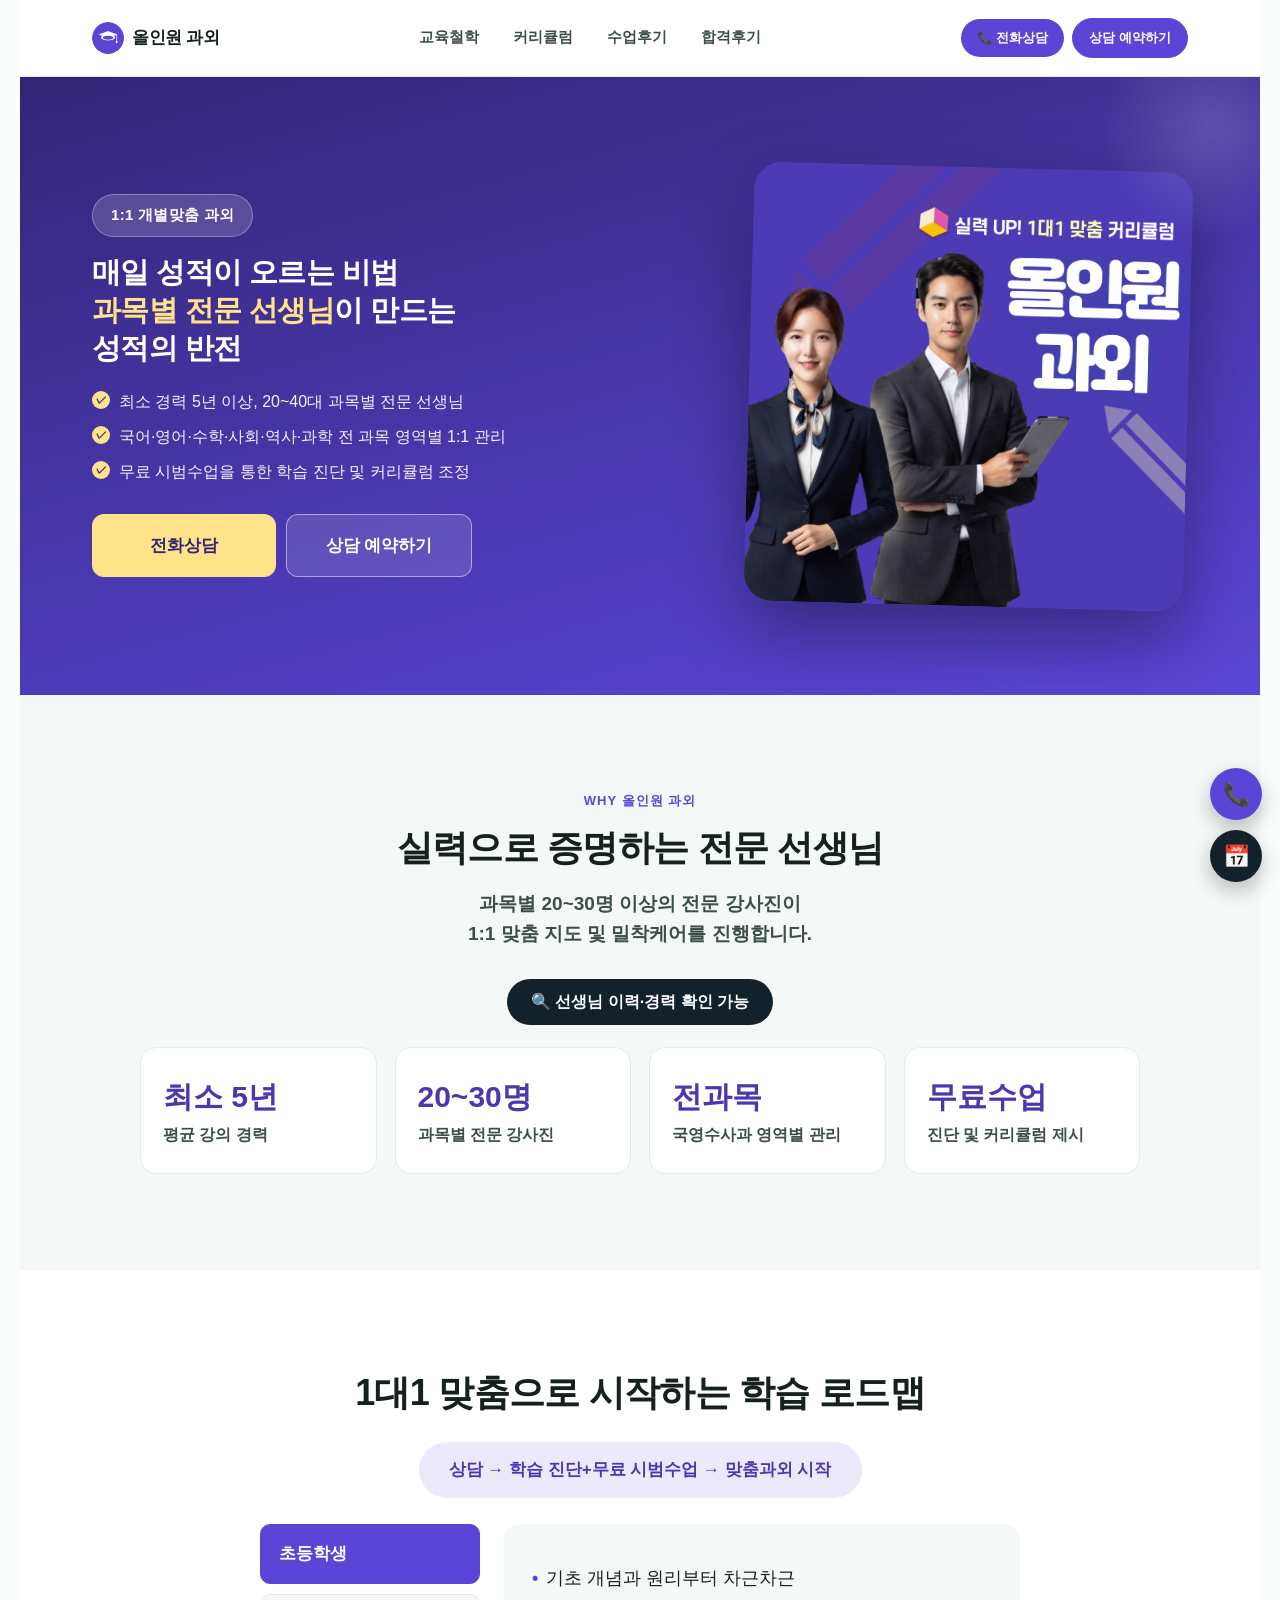
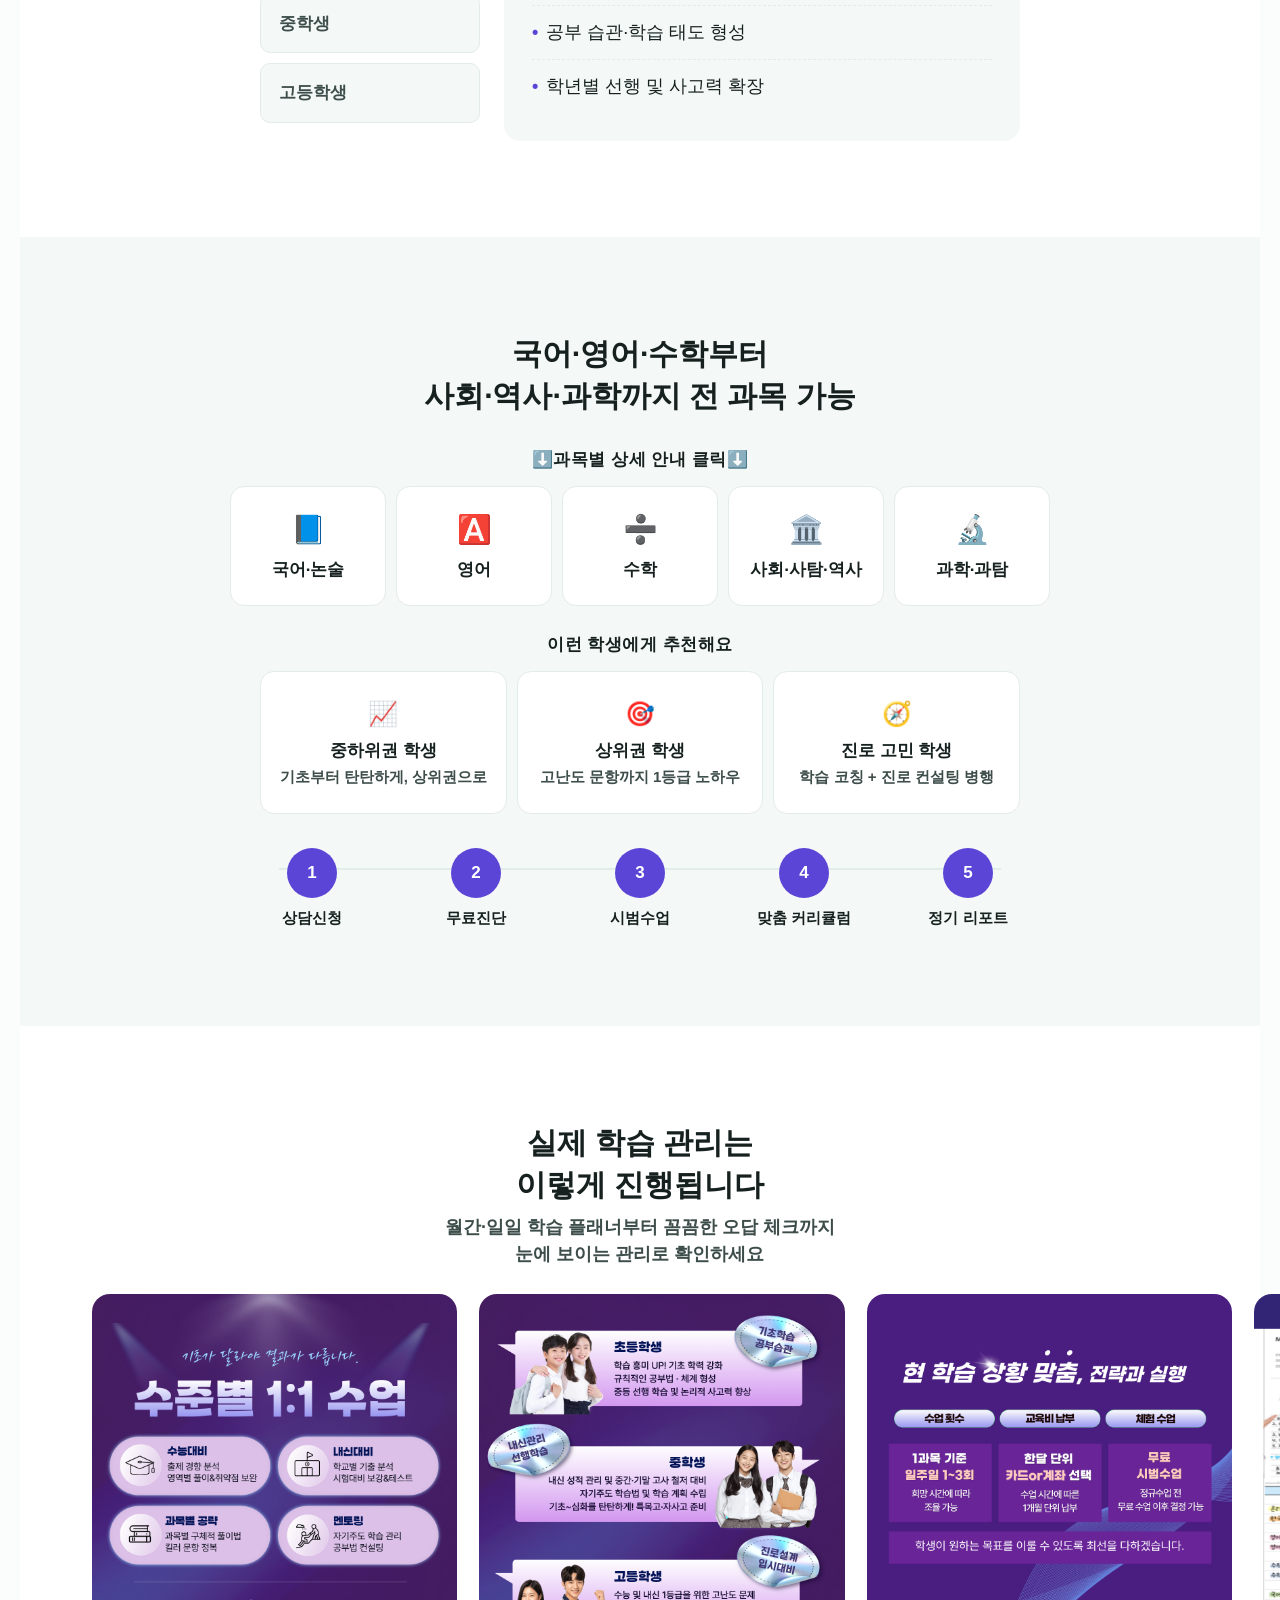
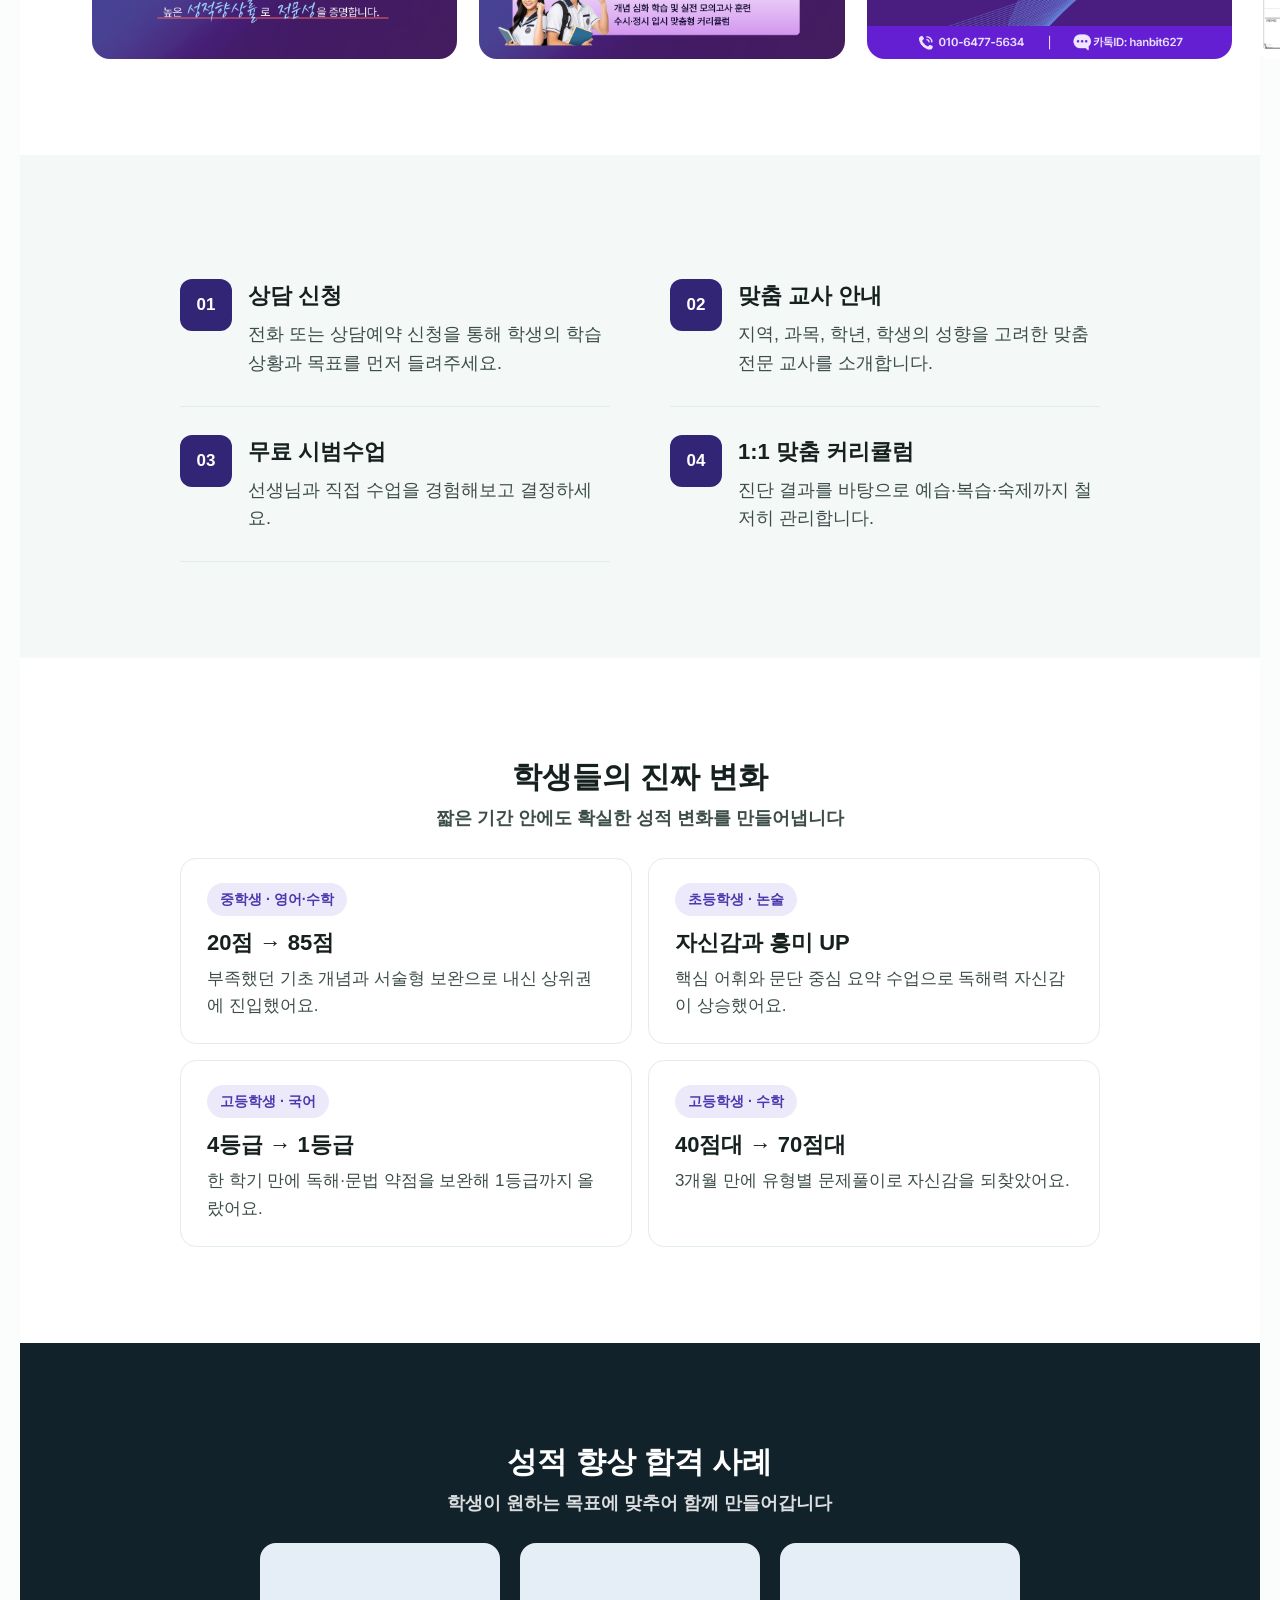
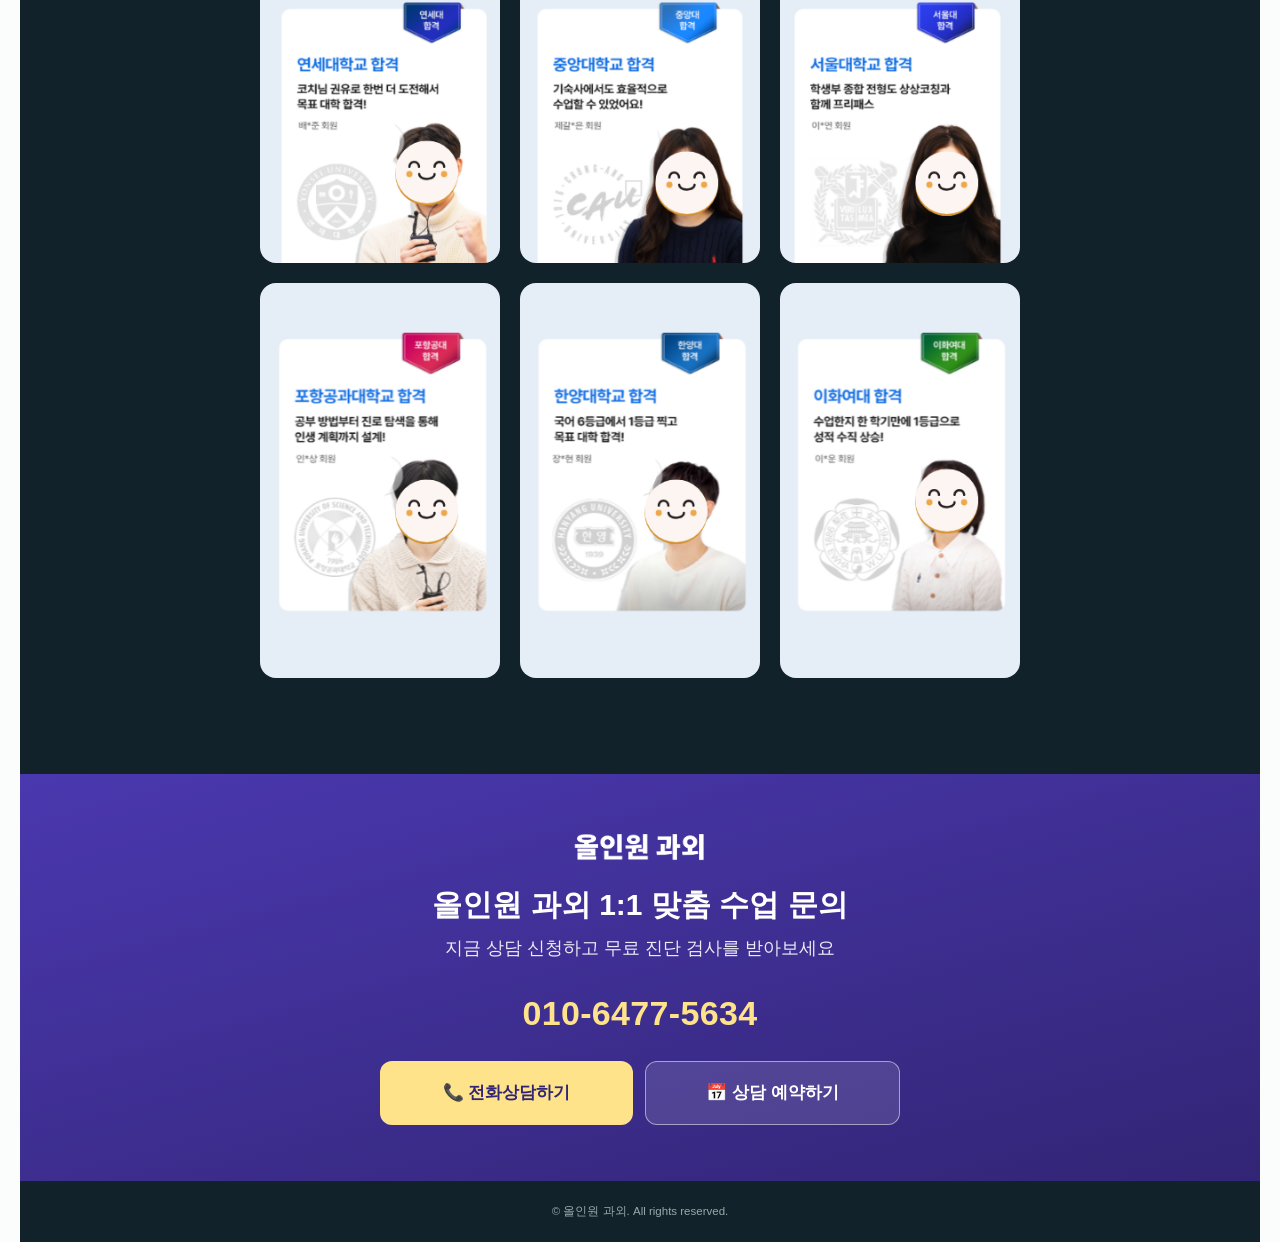
<file: index.html>
<!doctype html>
<!-- BUILD v4 : button-height-fix + text-size-boost -->
<html lang="ko">
<head>
<meta charset="utf-8">
<meta name="viewport" content="width=device-width,initial-scale=1">
<title>올인원 과외 | 1:1 개별맞춤 과외</title>
<meta name="description" content="과목별 전문 선생님과 함께하는 1:1 맞춤 과외. 무료 진단검사와 시범수업으로 내 아이에게 꼭 맞는 학습 전략을 세워보세요.">
<meta name="keywords" content="과외,1:1과외,맞춤과외,내신과외,수능과외,전문과외선생님">
<meta name="author" content="올인원 과외">
<link rel="canonical" href="https://your-username.github.io/your-repo/">

<!-- Open Graph (카카오톡/페이스북 공유 시 노출) -->
<meta property="og:type" content="website">
<meta property="og:site_name" content="올인원 과외">
<meta property="og:title" content="올인원 과외 | 1:1 개별맞춤 과외">
<meta property="og:description" content="전문 과외 선생님과 함께 짜는 성적 향상 로드맵. 경력 5년 이상, 20~40대 과목별 전문 선생님. 무료 진단검사와 시범수업.">
<meta property="og:image" content="https://your-username.github.io/your-repo/assets/1.png">
<meta property="og:url" content="https://your-username.github.io/your-repo/">
<meta property="og:locale" content="ko_KR">

<!-- Twitter Card -->
<meta name="twitter:card" content="summary_large_image">
<meta name="twitter:title" content="올인원 과외 | 1:1 개별맞춤 과외">
<meta name="twitter:description" content="전문 과외 선생님과 함께 짜는 성적 향상 로드맵. 무료 진단검사 상담 신청하기.">
<meta name="twitter:image" content="https://your-username.github.io/your-repo/assets/logo.png">

<link rel="icon" type="image/png" href="assets/logo.png">
<meta name="theme-color" content="#5B45D6">
<meta name="robots" content="index, follow">

<script type="application/ld+json">
{
  "@context": "https://schema.org",
  "@type": "EducationalOrganization",
  "name": "올인원 과외",
  "description": "1:1 개별맞춤 과외",
  "url": "https://your-username.github.io/your-repo/",
  "logo": "https://your-username.github.io/your-repo/assets/logo.png",
  "telephone": "+82-10-6477-5634",
  "areaServed": "KR",
  "priceRange": "문의"
}
</script>
<link rel="stylesheet" href="assets/style.css">
</head>
<body>
<div class="wrap">

  <div id="topbar">
    <div class="logo"><img src="assets/logo-icon.png" alt="올인원 과외 로고"><span>올인원 과외</span></div>
    <nav class="desktop-links">
      <a href="#science">교육철학</a>
      <a href="#planning">커리큘럼</a>
      <a href="#reviews">수업후기</a>
      <a href="#univ">합격후기</a>
    </nav>
    <div class="topbar-cta">
      <a class="call" href="tel:01064775634">📞 전화상담</a>
      <a class="call call-ghost" href="https://docs.google.com/forms/d/e/1FAIpQLScaN7VDitDhQm26Dos3rWJejRDOB5SVdqi5cXNBACHcCvwtTw/viewform?usp=sharing&ouid=115494384948154496" target="_blank" rel="noopener">상담 예약하기</a>
    </div>
  </div>

  <!-- HERO -->
  <section id="hero">
    <div class="hero-inner">
      <div class="hero-copy">
        <span class="eyebrow-pill">1:1 개별맞춤 과외</span>
        <h1>매일 성적이 오르는 비법<br><b>과목별 전문 선생님</b>이 만드는<br>성적의 반전</h1>
        <ul class="hero-list">
          <li>최소 경력 5년 이상, 20~40대 과목별 전문 선생님</li>
          <li>국어·영어·수학·사회·역사·과학 전 과목 영역별 1:1 관리</li>
          <li>무료 시범수업을 통한 학습 진단 및 커리큘럼 조정</li>
        </ul>
        <div class="hero-cta">
          <a class="btn btn-primary" href="tel:01064775634">전화상담</a>
          <a class="btn btn-ghost" href="https://docs.google.com/forms/d/e/1FAIpQLScaN7VDitDhQm26Dos3rWJejRDOB5SVdqi5cXNBACHcCvwtTw/viewform?usp=sharing&ouid=115494384948154496" target="_blank" rel="noopener">상담 예약하기</a>
        </div>
      </div>
      <div class="hero-visual">
        <img src="assets/1.png" alt="국영수사과 전과목 맞춤 관리">
      </div>
    </div>
  </section>

  <!-- SCIENCE -->
  <section id="science">
    <div class="kicker">WHY 올인원 과외</div>
    <h2>실력으로 증명하는 전문 선생님</h2>
    <p class="desc">과목별 20~30명 이상의 전문 강사진이<br>1:1 맞춤 지도 및 밀착케어를 진행합니다.</p>
    <div class="verify-badge">🔍 선생님 이력·경력 확인 가능</div>
    <div class="stat-grid">
      <div class="stat-card"><div class="num">최소 5년</div><div class="lbl">평균 강의 경력</div></div>
      <div class="stat-card"><div class="num">20~30명</div><div class="lbl">과목별 전문 강사진</div></div>
      <div class="stat-card"><div class="num">전과목</div><div class="lbl">국영수사과 영역별 관리</div></div>
      <div class="stat-card"><div class="num">무료수업</div><div class="lbl">진단 및 커리큘럼 제시</div></div>
    </div>
  </section>

  <!-- PLANNING -->
  <section id="planning">
    <h2> 1대1 맞춤으로 시작하는 학습 로드맵</h2>
    <div class="roadmap-btn">상담 → 학습 진단+무료 시범수업 → 맞춤과외 시작</div>
    <div class="planning-inner">
      <div class="tabs">
        <div class="tab active" data-tab="e">초등학생</div>
        <div class="tab" data-tab="m">중학생</div>
        <div class="tab" data-tab="h">고등학생</div>
      </div>
      <div class="tab-panel active" id="tab-e">
        <ul><li>기초 개념과 원리부터 차근차근</li><li>공부 습관·학습 태도 형성</li><li>학년별 선행 및 사고력 확장</li></ul>
      </div>
      <div class="tab-panel" id="tab-m">
        <ul><li>유형별 문제풀이 + 내신 기출 분석</li><li>오답 관리와 취약 단원 집중 보완</li><li>시험 3주 전 스케줄 관리 및 피드백</li></ul>
      </div>
      <div class="tab-panel" id="tab-h">
        <ul><li>탄탄한 기초 보완 + 실전 문제풀이</li><li>취약점 보완 및 고난도 문항 공략</li><li>1등급 노하우로 마무리하는 막판 전략</li></ul>
      </div>
    </div>
  </section>

  <!-- SUBJECT / MATCHING -->
  <section id="match">
    <h2>국어·영어·수학부터<br>사회·역사·과학까지 전 과목 가능</h2>
    <div class="sublabel">⬇️과목별 상세 안내 클릭⬇️</div>
    <div class="subj-grid">
      <a class="subj" href="subjects/korean.html"><span class="ic">📘</span>국어·논술</a>
      <a class="subj" href="subjects/english.html"><span class="ic">🅰️</span>영어</a>
      <a class="subj" href="subjects/math.html"><span class="ic">➗</span>수학</a>
      <a class="subj" href="subjects/social.html"><span class="ic">🏛️</span>사회·사탐·역사</a>
      <a class="subj" href="subjects/science.html"><span class="ic">🔬</span>과학·과탐</a>
    </div>
    <div class="sublabel">이런 학생에게 추천해요</div>
    <div class="mode-grid">
      <div class="mode"><span class="ic">📈</span><div class="t">중하위권 학생</div><div class="s">기초부터 탄탄하게, 상위권으로</div></div>
      <div class="mode"><span class="ic">🎯</span><div class="t">상위권 학생</div><div class="s">고난도 문항까지 1등급 노하우</div></div>
      <div class="mode"><span class="ic">🧭</span><div class="t">진로 고민 학생</div><div class="s">학습 코칭 + 진로 컨설팅 병행</div></div>
    </div>
    <div class="timeline">
      <div class="tl-step"><div class="tl-dot">1</div><span>상담신청</span></div>
      <div class="tl-step"><div class="tl-dot">2</div><span>무료진단</span></div>
      <div class="tl-step"><div class="tl-dot">3</div><span>시범수업</span></div>
      <div class="tl-step"><div class="tl-dot">4</div><span>맞춤 커리큘럼</span></div>
      <div class="tl-step"><div class="tl-dot">5</div><span>정기 리포트</span></div>
    </div>
  </section>

  <!-- CURRICULUM (real assets) -->
  <section id="curriculum">
    <h2>실제 학습 관리는<br>이렇게 진행됩니다</h2>
    <p class="sub">월간·일일 학습 플래너부터 꼼꼼한 오답 체크까지<br>눈에 보이는 관리로 확인하세요</p>
    <div class="curr-grid">
      <img src="assets/4.png" alt="수준별 수업이 가능한 전문 교사">
      <img src="assets/5.png" alt="과목별 학습 일정 및 수업 진도 관리">
      <img src="assets/6.png" alt="과목별 문제풀이 및 오답 체크 자료">
      <img src="assets/38.png" alt="과목별 문제풀이 및 오답 체크 자료">
      <img src="assets/39.png" alt="과목별 문제풀이 및 오답 체크 자료">
      <img src="assets/39.png" alt="과목별 문제풀이 및 오답 체크 자료">
    </div>
  </section>

  <!-- PROCESS -->
  <section id="process">
    <div class="proc-grid">
      <div class="proc-item">
        <div class="proc-num">01</div>
        <div class="proc-body"><div class="t">상담 신청</div><div class="d">전화 또는 상담예약 신청을 통해 학생의 학습 상황과 목표를 먼저 들려주세요.</div></div>
      </div>
      <div class="proc-item">
        <div class="proc-num">02</div>
        <div class="proc-body"><div class="t">맞춤 교사 안내</div><div class="d">지역, 과목, 학년, 학생의 성향을 고려한 맞춤 전문 교사를 소개합니다.</div></div>
      </div>
      <div class="proc-item">
        <div class="proc-num">03</div>
        <div class="proc-body"><div class="t">무료 시범수업</div><div class="d">선생님과 직접 수업을 경험해보고 결정하세요.</div></div>
      </div>
      <div class="proc-item">
        <div class="proc-num">04</div>
        <div class="proc-body"><div class="t">1:1 맞춤 커리큘럼</div><div class="d">진단 결과를 바탕으로 예습·복습·숙제까지 철저히 관리합니다.</div></div>
      </div>
    </div>
  </section>

  <!-- REVIEWS -->
  <section id="reviews">
    <h2>학생들의 진짜 변화</h2>
    <p class="sub">짧은 기간 안에도 확실한 성적 변화를 만들어냅니다</p>
    <div class="review-grid">
      <div class="review-card">
        <span class="review-tag">중학생 · 영어·수학</span>
        <div class="review-score">20점 → 85점</div>
        <div class="review-note">부족했던 기초 개념과 서술형 보완으로 내신 상위권에 진입했어요.</div>
      </div>
      <div class="review-card">
        <span class="review-tag">초등학생 · 논술</span>
        <div class="review-score">자신감과 흥미 UP</div>
        <div class="review-note">핵심 어휘와 문단 중심 요약 수업으로 독해력 자신감이 상승했어요.</div>
      </div>
      <div class="review-card">
        <span class="review-tag">고등학생 · 국어</span>
        <div class="review-score">4등급 → 1등급</div>
        <div class="review-note">한 학기 만에 독해·문법 약점을 보완해 1등급까지 올랐어요.</div>
      </div>
      <div class="review-card">
        <span class="review-tag">고등학생 · 수학</span>
        <div class="review-score">40점대 → 70점대</div>
        <div class="review-note">3개월 만에 유형별 문제풀이로 자신감을 되찾았어요.</div>
      </div>
    </div>
  </section>

  <!-- UNIVERSITY -->
  <section id="univ">
    <h2>성적 향상 합격 사례</h2>
    <p class="sub">학생이 원하는 목표에 맞추어 함께 만들어갑니다</p>
    <div class="univ-scroll">
      <img src="assets/proof-1.png" alt="연세대학교 합격 사례">
      <img src="assets/proof-3.png" alt="중앙대학교 합격 사례">
      <img src="assets/proof-4.png" alt="한양대학교 합격 사례">
      <img src="assets/proof-5.png" alt="포항공과대학교 합격 사례">
      <img src="assets/proof-6.png" alt="한양대학교 합격 사례">
      <img src="assets/proof-7.png" alt="이화여자대학교 합격 사례">
    </div>
  </section>

  <!-- FINAL CTA -->
  <section id="cta">
    <div class="cta-inner">
      <img class="logo" src="assets/logo.png" alt="올인원 과외">
      <h2>올인원 과외 1:1 맞춤 수업 문의</h2>
      <p>지금 상담 신청하고 무료 진단 검사를 받아보세요</p>
      <span class="phone-num">010-6477-5634</span>
      <div class="cta-btns">
        <a class="btn btn-primary" href="tel:01064775634">📞 전화상담하기</a>
        <a class="btn btn-ghost" href="https://docs.google.com/forms/d/e/1FAIpQLScaN7VDitDhQm26Dos3rWJejRDOB5SVdqi5cXNBACHcCvwtTw/viewform?usp=sharing&ouid=115494384948154496" target="_blank" rel="noopener">📅 상담 예약하기</a>
      </div>
    </div>
  </section>

  <footer>
    © 올인원 과외. All rights reserved.
  </footer>
</div>

<div class="fab-group">
  <a class="fab fab-call" href="tel:01064775634" title="전화상담">📞</a>
  <a class="fab fab-book" href="https://docs.google.com/forms/d/e/1FAIpQLScaN7VDitDhQm26Dos3rWJejRDOB5SVdqi5cXNBACHcCvwtTw/viewform?usp=sharing&ouid=115494384948154496" target="_blank" rel="noopener" title="상담예약">📅</a>
</div>

<script>
document.querySelectorAll('.tab').forEach(tab=>{
  tab.addEventListener('click',()=>{
    document.querySelectorAll('.tab').forEach(t=>t.classList.remove('active'));
    document.querySelectorAll('.tab-panel').forEach(p=>p.classList.remove('active'));
    tab.classList.add('active');
    document.getElementById('tab-'+tab.dataset.tab).classList.add('active');
  });
});
</script>
</body>
</html>
</file>
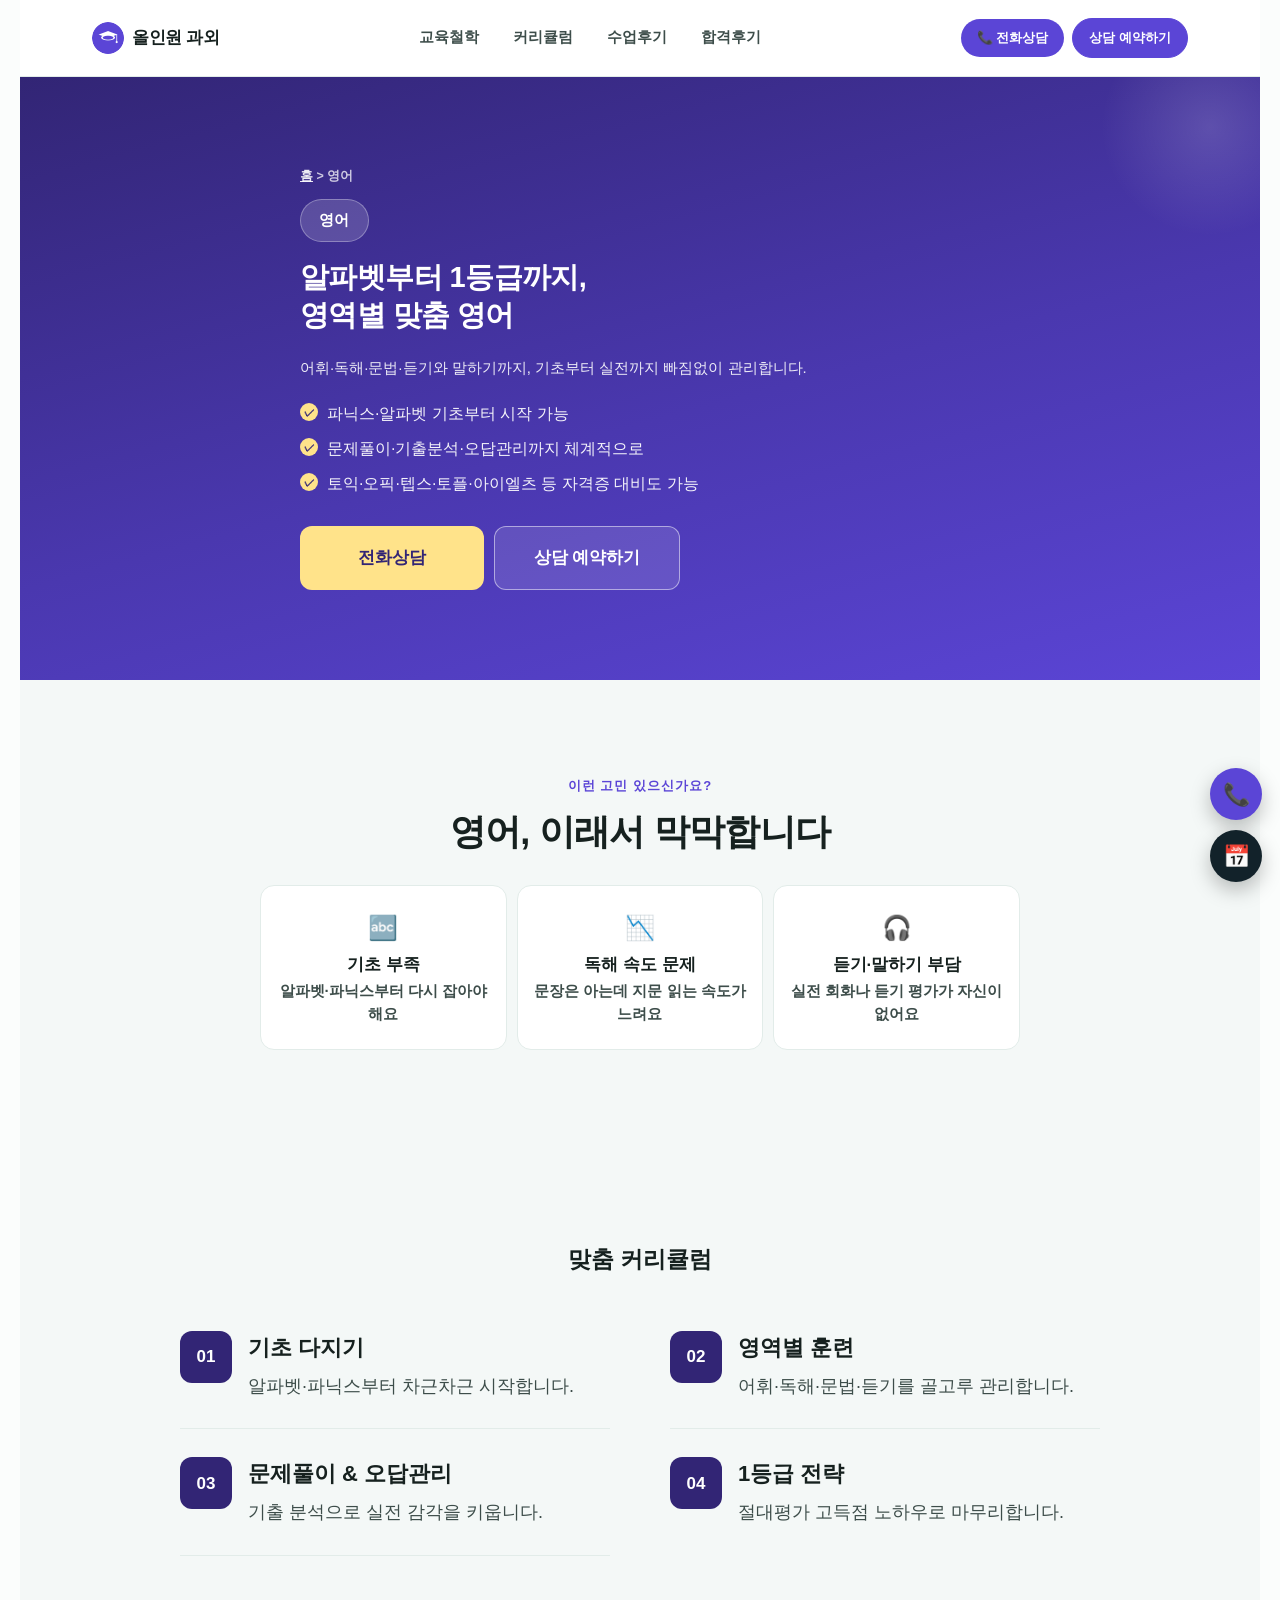
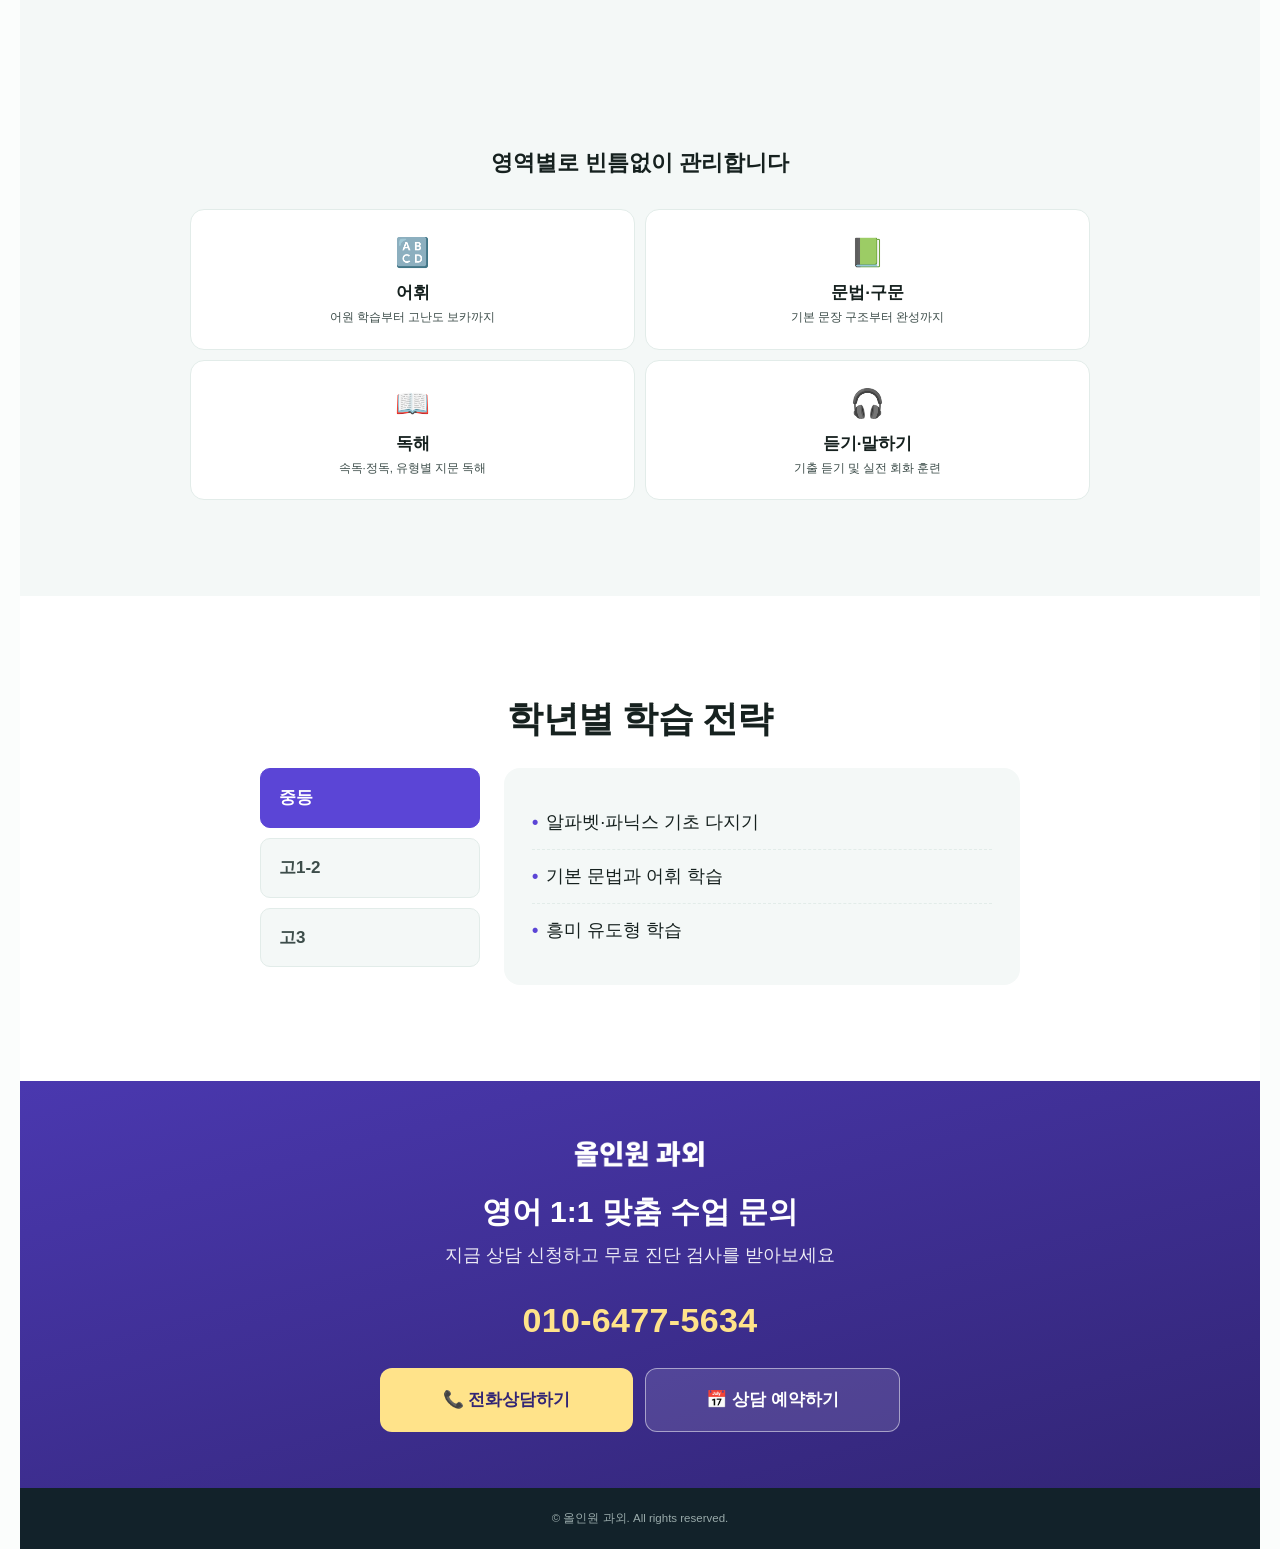
<file: subjects/english.html>
<!doctype html>
<html lang="ko">
<head>
<meta charset="utf-8">
<meta name="viewport" content="width=device-width,initial-scale=1">
<title>영어 | 올인원 과외</title>
<meta name="description" content="알파벳·파닉스 기초부터 1등급 절대평가 전략까지, 영역별로 관리하는 1:1 맞춤 영어 과외.">
<link rel="icon" type="image/png" href="../assets/logo-icon.png">
<meta name="theme-color" content="#5B45D6">
<link rel="stylesheet" href="../assets/style.css">
<style>
  .breadcrumb{font-size:12.5px;color:rgba(255,255,255,.75);font-weight:600;margin-bottom:14px}
  .breadcrumb a{color:rgba(255,255,255,.9);text-decoration:underline}
  .pain-grid{display:grid;grid-template-columns:repeat(3,1fr);gap:10px}
  @media (min-width:900px){
    .pain-grid{max-width:760px;margin:0 auto}
    .area-grid{max-width:900px;margin:0 auto}
  }
  .area-grid{display:grid;grid-template-columns:repeat(2,1fr);gap:10px}
  @media (min-width:600px) and (max-width:899px){ .area-grid{grid-template-columns:repeat(4,1fr)} }
</style>
</head>
<body>
<div class="wrap">

  <div id="topbar">
    <div class="logo"><img src="../assets/logo-icon.png" alt="올인원 과외 로고"><span>올인원 과외</span></div>
    <nav class="desktop-links">
      <a href="../index.html#science">교육철학</a>
      <a href="../index.html#planning">커리큘럼</a>
      <a href="../index.html#reviews">수업후기</a>
      <a href="../index.html#univ">합격후기</a>
    </nav>
    <div class="topbar-cta">
      <a class="call" href="tel:01064775634">📞 전화상담</a>
      <a class="call call-ghost" href="https://docs.google.com/forms/d/e/1FAIpQLScaN7VDitDhQm26Dos3rWJejRDOB5SVdqi5cXNBACHcCvwtTw/viewform?usp=sharing&ouid=115494384948154496" target="_blank" rel="noopener">상담 예약하기</a>
    </div>
  </div>

  <!-- SUBJECT HERO -->
  <section id="hero">
    <div class="hero-inner" style="grid-template-columns:1fr;max-width:680px;margin:0 auto">
      <div class="hero-copy">
        <div class="breadcrumb"><a href="../index.html">홈</a> &gt; 영어</div>
        <span class="eyebrow-pill">영어</span>
        <h1>알파벳부터 1등급까지,<br>영역별 맞춤 영어</h1>
        <p style="font-size:15px;font-weight:500;color:rgba(255,255,255,.9);margin-bottom:22px;line-height:1.6">어휘·독해·문법·듣기와 말하기까지, 기초부터 실전까지 빠짐없이 관리합니다.</p>
        <ul class="hero-list">
          <li>파닉스·알파벳 기초부터 시작 가능</li>
          <li>문제풀이·기출분석·오답관리까지 체계적으로</li>
          <li>토익·오픽·텝스·토플·아이엘츠 등 자격증 대비도 가능</li>
        </ul>
        <div class="hero-cta">
          <a class="btn btn-primary" href="tel:01064775634">전화상담</a>
          <a class="btn btn-ghost" href="https://docs.google.com/forms/d/e/1FAIpQLScaN7VDitDhQm26Dos3rWJejRDOB5SVdqi5cXNBACHcCvwtTw/viewform?usp=sharing&ouid=115494384948154496" target="_blank" rel="noopener">상담 예약하기</a>
        </div>
      </div>
    </div>
  </section>

  <!-- PAIN POINTS -->
  <section id="science">
    <div class="kicker">이런 고민 있으신가요?</div>
    <h2>영어, 이래서 막막합니다</h2>
    <div class="pain-grid" style="margin-top:26px">
      <div class="mode"><span class="ic">🔤</span><div class="t">기초 부족</div><div class="s">알파벳·파닉스부터 다시 잡아야 해요</div></div>
      <div class="mode"><span class="ic">📉</span><div class="t">독해 속도 문제</div><div class="s">문장은 아는데 지문 읽는 속도가 느려요</div></div>
      <div class="mode"><span class="ic">🎧</span><div class="t">듣기·말하기 부담</div><div class="s">실전 회화나 듣기 평가가 자신이 없어요</div></div>
    </div>
  </section>

  <!-- CURRICULUM STEPS -->
  <section id="process">
    <h2 style="font-size:23px;font-weight:800;text-align:center;margin-bottom:26px">맞춤 커리큘럼</h2>
    <div class="proc-grid">
      <div class="proc-item"><div class="proc-num">01</div><div class="proc-body"><div class="t">기초 다지기</div><div class="d">알파벳·파닉스부터 차근차근 시작합니다.</div></div></div>
      <div class="proc-item"><div class="proc-num">02</div><div class="proc-body"><div class="t">영역별 훈련</div><div class="d">어휘·독해·문법·듣기를 골고루 관리합니다.</div></div></div>
      <div class="proc-item"><div class="proc-num">03</div><div class="proc-body"><div class="t">문제풀이 &amp; 오답관리</div><div class="d">기출 분석으로 실전 감각을 키웁니다.</div></div></div>
      <div class="proc-item"><div class="proc-num">04</div><div class="proc-body"><div class="t">1등급 전략</div><div class="d">절대평가 고득점 노하우로 마무리합니다.</div></div></div>
    </div>
  </section>

  <!-- AREAS -->
  <section id="match">
    <h2 style="font-size:22px">영역별로 빈틈없이 관리합니다</h2>
    <div class="area-grid" style="margin-top:24px">
      <div class="subj" style="cursor:default"><span class="ic">🔠</span>어휘<div style="font-size:11.5px;font-weight:500;color:var(--sub);margin-top:4px">어원 학습부터 고난도 보카까지</div></div>
      <div class="subj" style="cursor:default"><span class="ic">📗</span>문법·구문<div style="font-size:11.5px;font-weight:500;color:var(--sub);margin-top:4px">기본 문장 구조부터 완성까지</div></div>
      <div class="subj" style="cursor:default"><span class="ic">📖</span>독해<div style="font-size:11.5px;font-weight:500;color:var(--sub);margin-top:4px">속독·정독, 유형별 지문 독해</div></div>
      <div class="subj" style="cursor:default"><span class="ic">🎧</span>듣기·말하기<div style="font-size:11.5px;font-weight:500;color:var(--sub);margin-top:4px">기출 듣기 및 실전 회화 훈련</div></div>
    </div>
  </section>

  <!-- GRADE TABS -->
  <section id="planning">
    <h2>학년별 학습 전략</h2>
    <div class="planning-inner">
      <div class="tabs">
        <div class="tab active" data-tab="e">중등</div>
        <div class="tab" data-tab="m">고1-2</div>
        <div class="tab" data-tab="h">고3</div>
      </div>
      <div class="tab-panel active" id="tab-e"><ul><li>알파벳·파닉스 기초 다지기</li><li>기본 문법과 어휘 학습</li><li>흥미 유도형 학습</li></ul></div>
      <div class="tab-panel" id="tab-m"><ul><li>문법·구문 완성 훈련</li><li>내신 기출 분석과 오답 관리</li><li>고등 영어 듣기 평가 대비</li></ul></div>
      <div class="tab-panel" id="tab-h"><ul><li>수능 실전 기출 단어·독해</li><li>연계 교재 기반 고난도 문항 훈련</li><li>1등급 절대평가 전략</li></ul></div>
    </div>
  </section>

  <!-- FINAL CTA -->
  <section id="cta">
    <div class="cta-inner">
      <img class="logo" src="../assets/logo.png" alt="올인원 과외">
      <h2>영어 1:1 맞춤 수업 문의</h2>
      <p>지금 상담 신청하고 무료 진단 검사를 받아보세요</p>
      <span class="phone-num">010-6477-5634</span>
      <div class="cta-btns">
        <a class="btn btn-primary" href="tel:01064775634">📞 전화상담하기</a>
        <a class="btn btn-ghost" href="https://docs.google.com/forms/d/e/1FAIpQLScaN7VDitDhQm26Dos3rWJejRDOB5SVdqi5cXNBACHcCvwtTw/viewform?usp=sharing&ouid=115494384948154496" target="_blank" rel="noopener">📅 상담 예약하기</a>
      </div>
    </div>
  </section>

  <footer>
    © 올인원 과외. All rights reserved.
  </footer>
</div>

<div class="fab-group">
  <a class="fab fab-call" href="tel:01064775634" title="전화상담">📞</a>
  <a class="fab fab-book" href="https://docs.google.com/forms/d/e/1FAIpQLScaN7VDitDhQm26Dos3rWJejRDOB5SVdqi5cXNBACHcCvwtTw/viewform?usp=sharing&ouid=115494384948154496" target="_blank" rel="noopener" title="상담예약">📅</a>
</div>

<script>
document.querySelectorAll('.tab').forEach(tab=>{
  tab.addEventListener('click',()=>{
    document.querySelectorAll('.tab').forEach(t=>t.classList.remove('active'));
    document.querySelectorAll('.tab-panel').forEach(p=>p.classList.remove('active'));
    tab.classList.add('active');
    document.getElementById('tab-'+tab.dataset.tab).classList.add('active');
  });
});
</script>
</body>
</html>
</file>
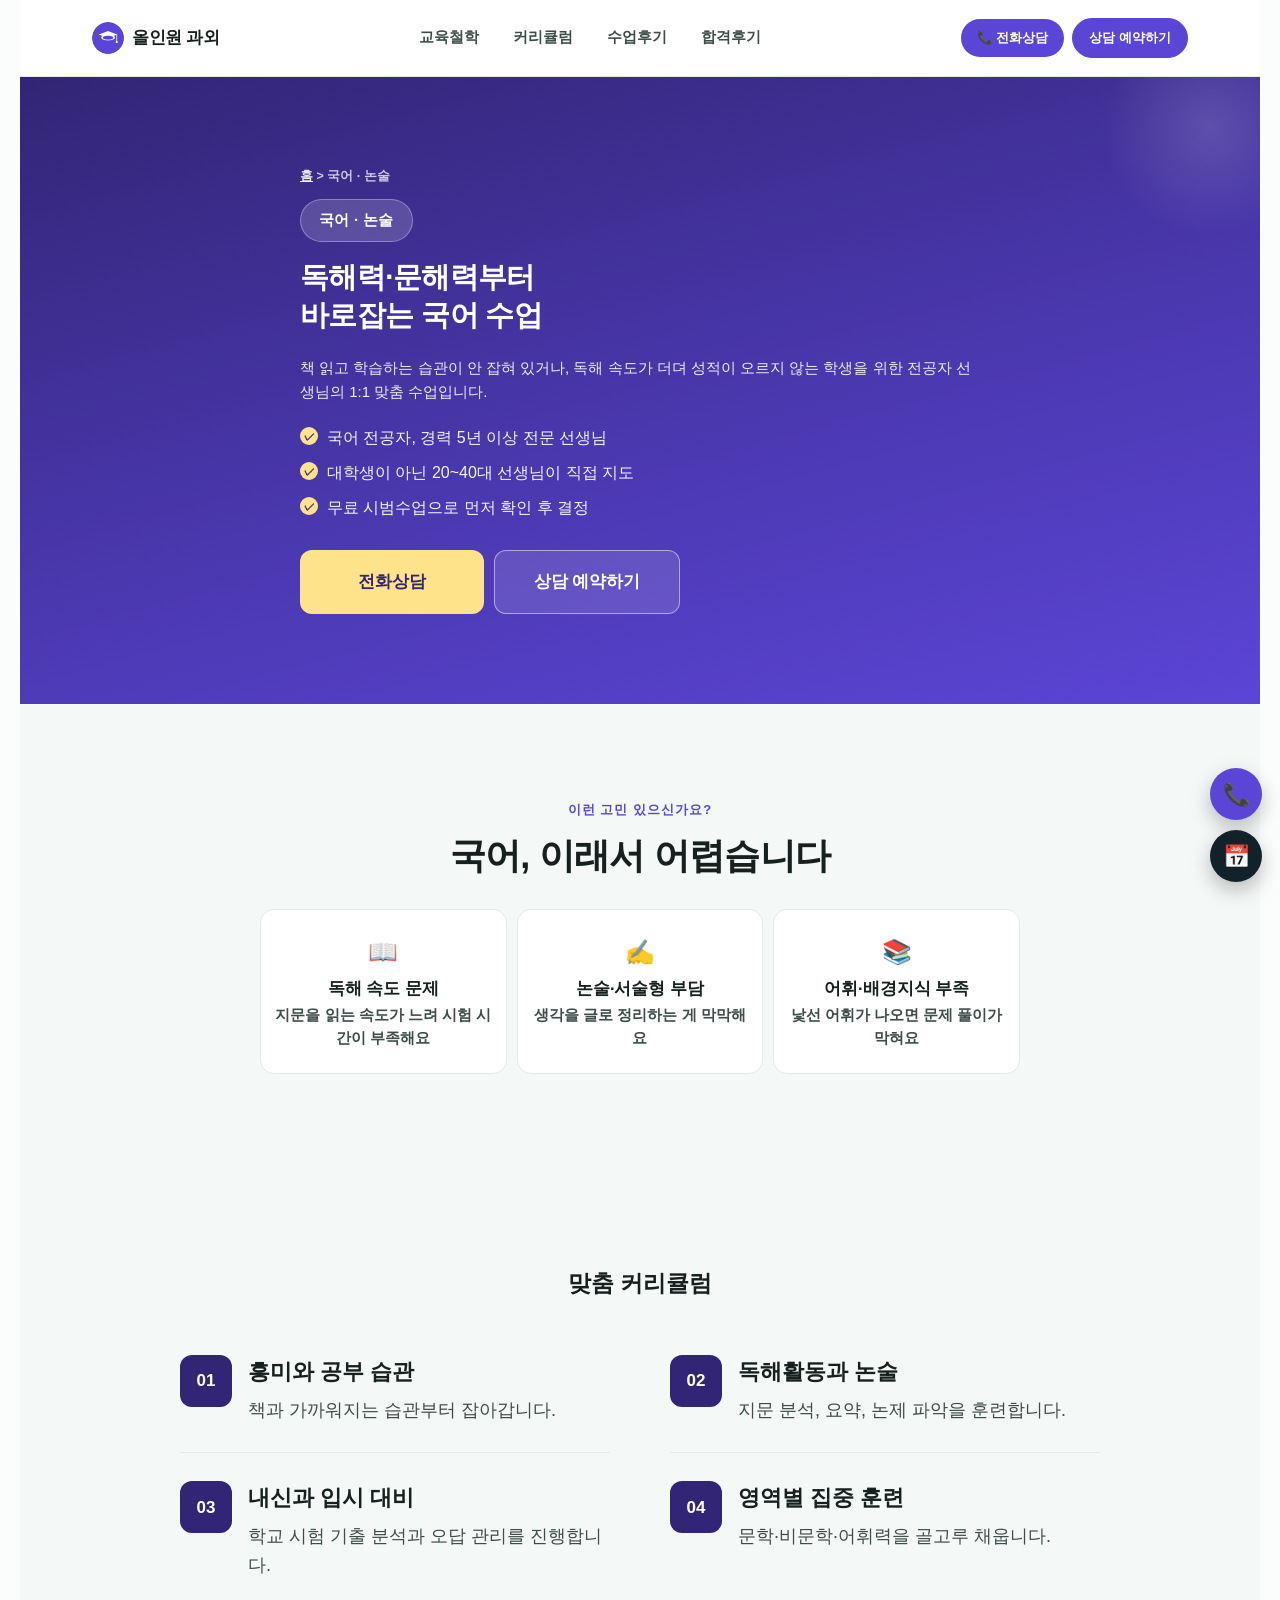
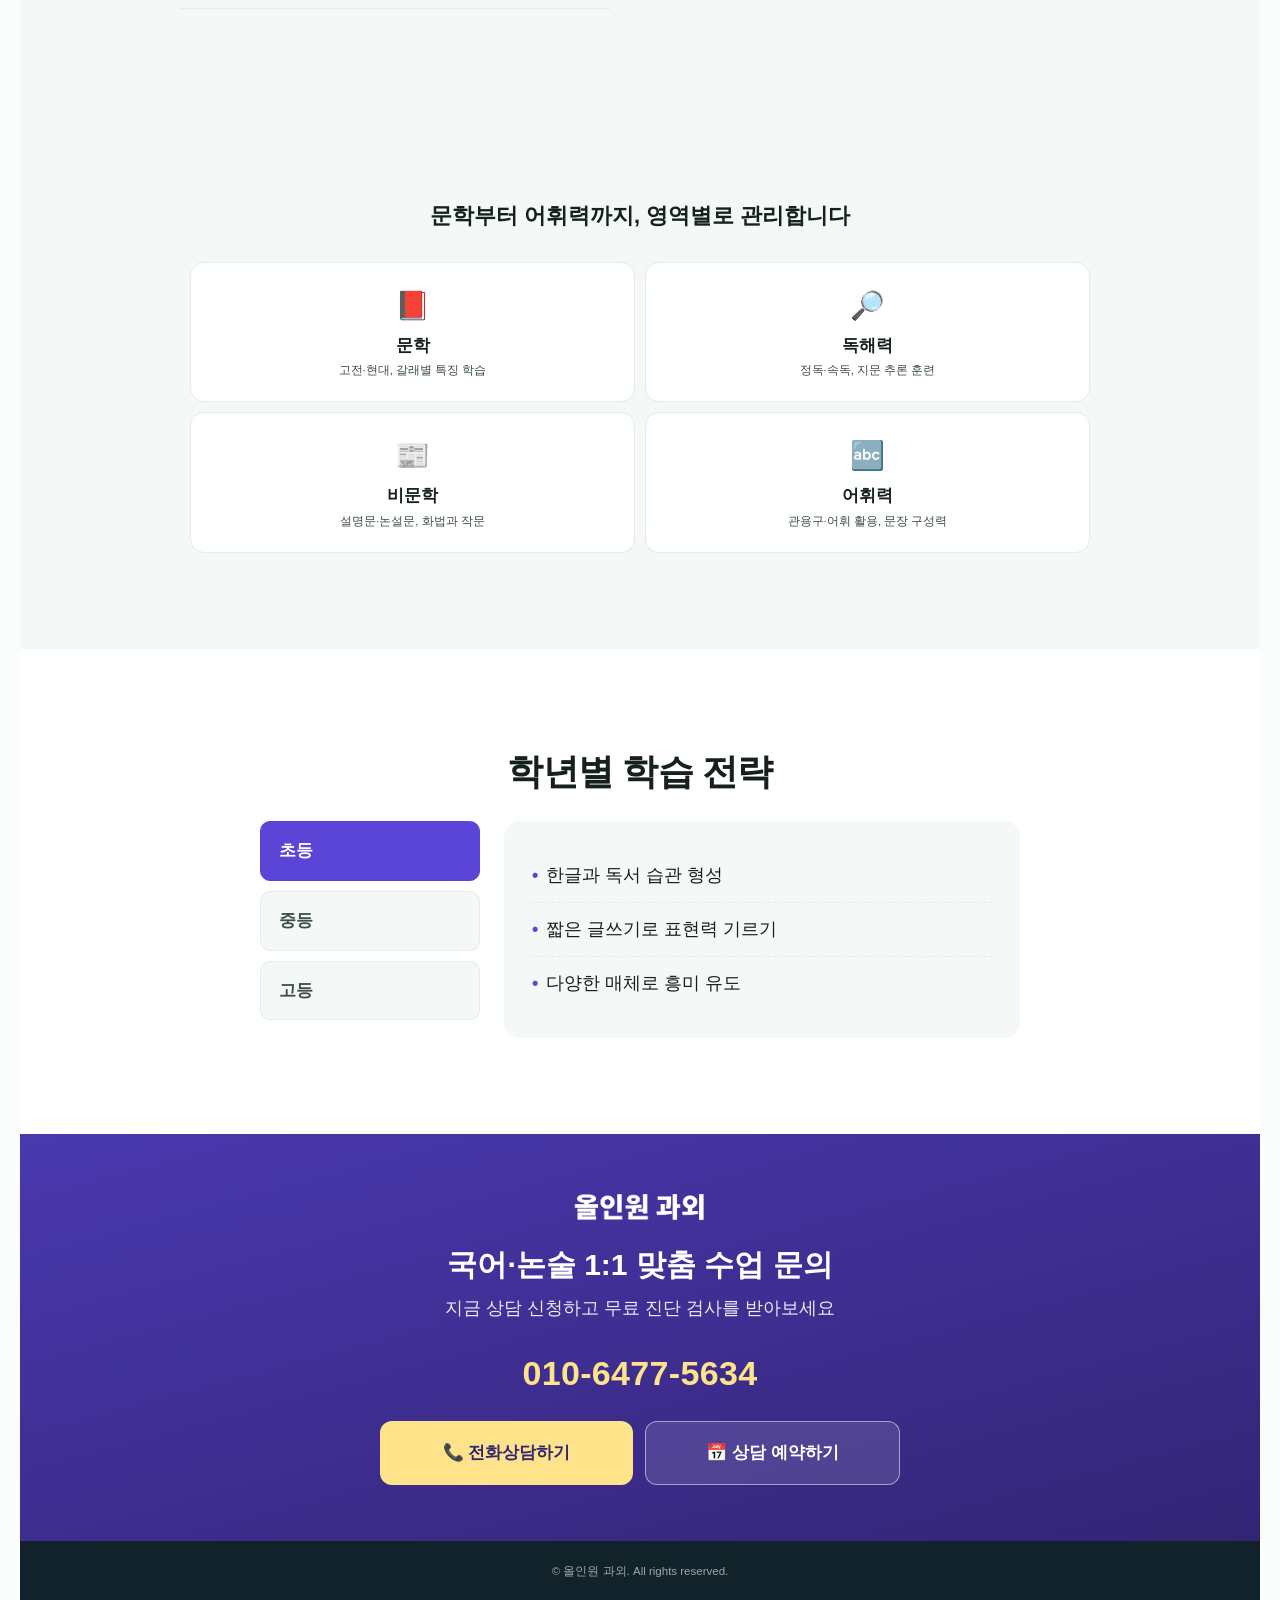
<file: subjects/korean.html>
<!doctype html>
<html lang="ko">
<head>
<meta charset="utf-8">
<meta name="viewport" content="width=device-width,initial-scale=1">
<title>국어·논술 | 올인원 과외</title>
<meta name="description" content="국어 전공자 선생님과 함께하는 독해력·문해력 강화 1:1 맞춤 수업. 문학·비문학·어휘력까지 영역별로 관리합니다.">
<link rel="icon" type="image/png" href="../assets/logo-icon.png">
<meta name="theme-color" content="#5B45D6">
<link rel="stylesheet" href="../assets/style.css">
<style>
  .breadcrumb{font-size:12.5px;color:rgba(255,255,255,.75);font-weight:600;margin-bottom:14px}
  .breadcrumb a{color:rgba(255,255,255,.9);text-decoration:underline}
  .pain-grid{display:grid;grid-template-columns:repeat(3,1fr);gap:10px}
  @media (min-width:900px){
    .pain-grid{max-width:760px;margin:0 auto}
    .area-grid{max-width:900px;margin:0 auto}
  }
  .area-grid{display:grid;grid-template-columns:repeat(2,1fr);gap:10px}
  @media (min-width:600px) and (max-width:899px){ .area-grid{grid-template-columns:repeat(4,1fr)} }
</style>
</head>
<body>
<div class="wrap">

  <div id="topbar">
    <div class="logo"><img src="../assets/logo-icon.png" alt="올인원 과외 로고"><span>올인원 과외</span></div>
    <nav class="desktop-links">
      <a href="../index.html#science">교육철학</a>
      <a href="../index.html#planning">커리큘럼</a>
      <a href="../index.html#reviews">수업후기</a>
      <a href="../index.html#univ">합격후기</a>
    </nav>
    <div class="topbar-cta">
      <a class="call" href="tel:01064775634">📞 전화상담</a>
      <a class="call call-ghost" href="https://docs.google.com/forms/d/e/1FAIpQLScaN7VDitDhQm26Dos3rWJejRDOB5SVdqi5cXNBACHcCvwtTw/viewform?usp=sharing&ouid=115494384948154496" target="_blank" rel="noopener">상담 예약하기</a>
    </div>
  </div>

  <!-- SUBJECT HERO -->
  <section id="hero">
    <div class="hero-inner" style="grid-template-columns:1fr;max-width:680px;margin:0 auto">
      <div class="hero-copy">
        <div class="breadcrumb"><a href="../index.html">홈</a> &gt; 국어 · 논술</div>
        <span class="eyebrow-pill">국어 · 논술</span>
        <h1>독해력·문해력부터<br>바로잡는 국어 수업</h1>
        <p style="font-size:15px;font-weight:500;color:rgba(255,255,255,.9);margin-bottom:22px;line-height:1.6">책 읽고 학습하는 습관이 안 잡혀 있거나, 독해 속도가 더뎌 성적이 오르지 않는 학생을 위한 전공자 선생님의 1:1 맞춤 수업입니다.</p>
        <ul class="hero-list">
          <li>국어 전공자, 경력 5년 이상 전문 선생님</li>
          <li>대학생이 아닌 20~40대 선생님이 직접 지도</li>
          <li>무료 시범수업으로 먼저 확인 후 결정</li>
        </ul>
        <div class="hero-cta">
          <a class="btn btn-primary" href="tel:01064775634">전화상담</a>
          <a class="btn btn-ghost" href="https://docs.google.com/forms/d/e/1FAIpQLScaN7VDitDhQm26Dos3rWJejRDOB5SVdqi5cXNBACHcCvwtTw/viewform?usp=sharing&ouid=115494384948154496" target="_blank" rel="noopener">상담 예약하기</a>
        </div>
      </div>
    </div>
  </section>

  <!-- PAIN POINTS -->
  <section id="science">
    <div class="kicker">이런 고민 있으신가요?</div>
    <h2>국어, 이래서 어렵습니다</h2>
    <div class="pain-grid" style="margin-top:26px">
      <div class="mode"><span class="ic">📖</span><div class="t">독해 속도 문제</div><div class="s">지문을 읽는 속도가 느려 시험 시간이 부족해요</div></div>
      <div class="mode"><span class="ic">✍️</span><div class="t">논술·서술형 부담</div><div class="s">생각을 글로 정리하는 게 막막해요</div></div>
      <div class="mode"><span class="ic">📚</span><div class="t">어휘·배경지식 부족</div><div class="s">낯선 어휘가 나오면 문제 풀이가 막혀요</div></div>
    </div>
  </section>

  <!-- CURRICULUM STEPS -->
  <section id="process">
    <h2 style="font-size:23px;font-weight:800;text-align:center;margin-bottom:26px">맞춤 커리큘럼</h2>
    <div class="proc-grid">
      <div class="proc-item"><div class="proc-num">01</div><div class="proc-body"><div class="t">흥미와 공부 습관</div><div class="d">책과 가까워지는 습관부터 잡아갑니다.</div></div></div>
      <div class="proc-item"><div class="proc-num">02</div><div class="proc-body"><div class="t">독해활동과 논술</div><div class="d">지문 분석, 요약, 논제 파악을 훈련합니다.</div></div></div>
      <div class="proc-item"><div class="proc-num">03</div><div class="proc-body"><div class="t">내신과 입시 대비</div><div class="d">학교 시험 기출 분석과 오답 관리를 진행합니다.</div></div></div>
      <div class="proc-item"><div class="proc-num">04</div><div class="proc-body"><div class="t">영역별 집중 훈련</div><div class="d">문학·비문학·어휘력을 골고루 채웁니다.</div></div></div>
    </div>
  </section>

  <!-- AREAS -->
  <section id="match">
    <h2 style="font-size:22px">문학부터 어휘력까지, 영역별로 관리합니다</h2>
    <div class="area-grid" style="margin-top:24px">
      <div class="subj" style="cursor:default"><span class="ic">📕</span>문학<div style="font-size:11.5px;font-weight:500;color:var(--sub);margin-top:4px">고전·현대, 갈래별 특징 학습</div></div>
      <div class="subj" style="cursor:default"><span class="ic">🔎</span>독해력<div style="font-size:11.5px;font-weight:500;color:var(--sub);margin-top:4px">정독·속독, 지문 추론 훈련</div></div>
      <div class="subj" style="cursor:default"><span class="ic">📰</span>비문학<div style="font-size:11.5px;font-weight:500;color:var(--sub);margin-top:4px">설명문·논설문, 화법과 작문</div></div>
      <div class="subj" style="cursor:default"><span class="ic">🔤</span>어휘력<div style="font-size:11.5px;font-weight:500;color:var(--sub);margin-top:4px">관용구·어휘 활용, 문장 구성력</div></div>
    </div>
  </section>

  <!-- GRADE TABS -->
  <section id="planning">
    <h2>학년별 학습 전략</h2>
    <div class="planning-inner">
      <div class="tabs">
        <div class="tab active" data-tab="e">초등</div>
        <div class="tab" data-tab="m">중등</div>
        <div class="tab" data-tab="h">고등</div>
      </div>
      <div class="tab-panel active" id="tab-e"><ul><li>한글과 독서 습관 형성</li><li>짧은 글쓰기로 표현력 기르기</li><li>다양한 매체로 흥미 유도</li></ul></div>
      <div class="tab-panel" id="tab-m"><ul><li>문법과 화법·작문 기초 다지기</li><li>내신 기출 분석과 오답 관리</li><li>시험 3주 전 스케줄 관리</li></ul></div>
      <div class="tab-panel" id="tab-h"><ul><li>고전·현대문학 심화 독해</li><li>비문학 추론 훈련과 연계 교재 학습</li><li>수능 국어 1등급 전략</li></ul></div>
    </div>
  </section>

  <!-- FINAL CTA -->
  <section id="cta">
    <div class="cta-inner">
      <img class="logo" src="../assets/logo.png" alt="올인원 과외">
      <h2>국어·논술 1:1 맞춤 수업 문의</h2>
      <p>지금 상담 신청하고 무료 진단 검사를 받아보세요</p>
      <span class="phone-num">010-6477-5634</span>
      <div class="cta-btns">
        <a class="btn btn-primary" href="tel:01064775634">📞 전화상담하기</a>
        <a class="btn btn-ghost" href="https://docs.google.com/forms/d/e/1FAIpQLScaN7VDitDhQm26Dos3rWJejRDOB5SVdqi5cXNBACHcCvwtTw/viewform?usp=sharing&ouid=115494384948154496" target="_blank" rel="noopener">📅 상담 예약하기</a>
      </div>
    </div>
  </section>

  <footer>
    © 올인원 과외. All rights reserved.
  </footer>
</div>

<div class="fab-group">
  <a class="fab fab-call" href="tel:01064775634" title="전화상담">📞</a>
  <a class="fab fab-book" href="https://docs.google.com/forms/d/e/1FAIpQLScaN7VDitDhQm26Dos3rWJejRDOB5SVdqi5cXNBACHcCvwtTw/viewform?usp=sharing&ouid=115494384948154496" target="_blank" rel="noopener" title="상담예약">📅</a>
</div>

<script>
document.querySelectorAll('.tab').forEach(tab=>{
  tab.addEventListener('click',()=>{
    document.querySelectorAll('.tab').forEach(t=>t.classList.remove('active'));
    document.querySelectorAll('.tab-panel').forEach(p=>p.classList.remove('active'));
    tab.classList.add('active');
    document.getElementById('tab-'+tab.dataset.tab).classList.add('active');
  });
});
</script>
</body>
</html>
</file>
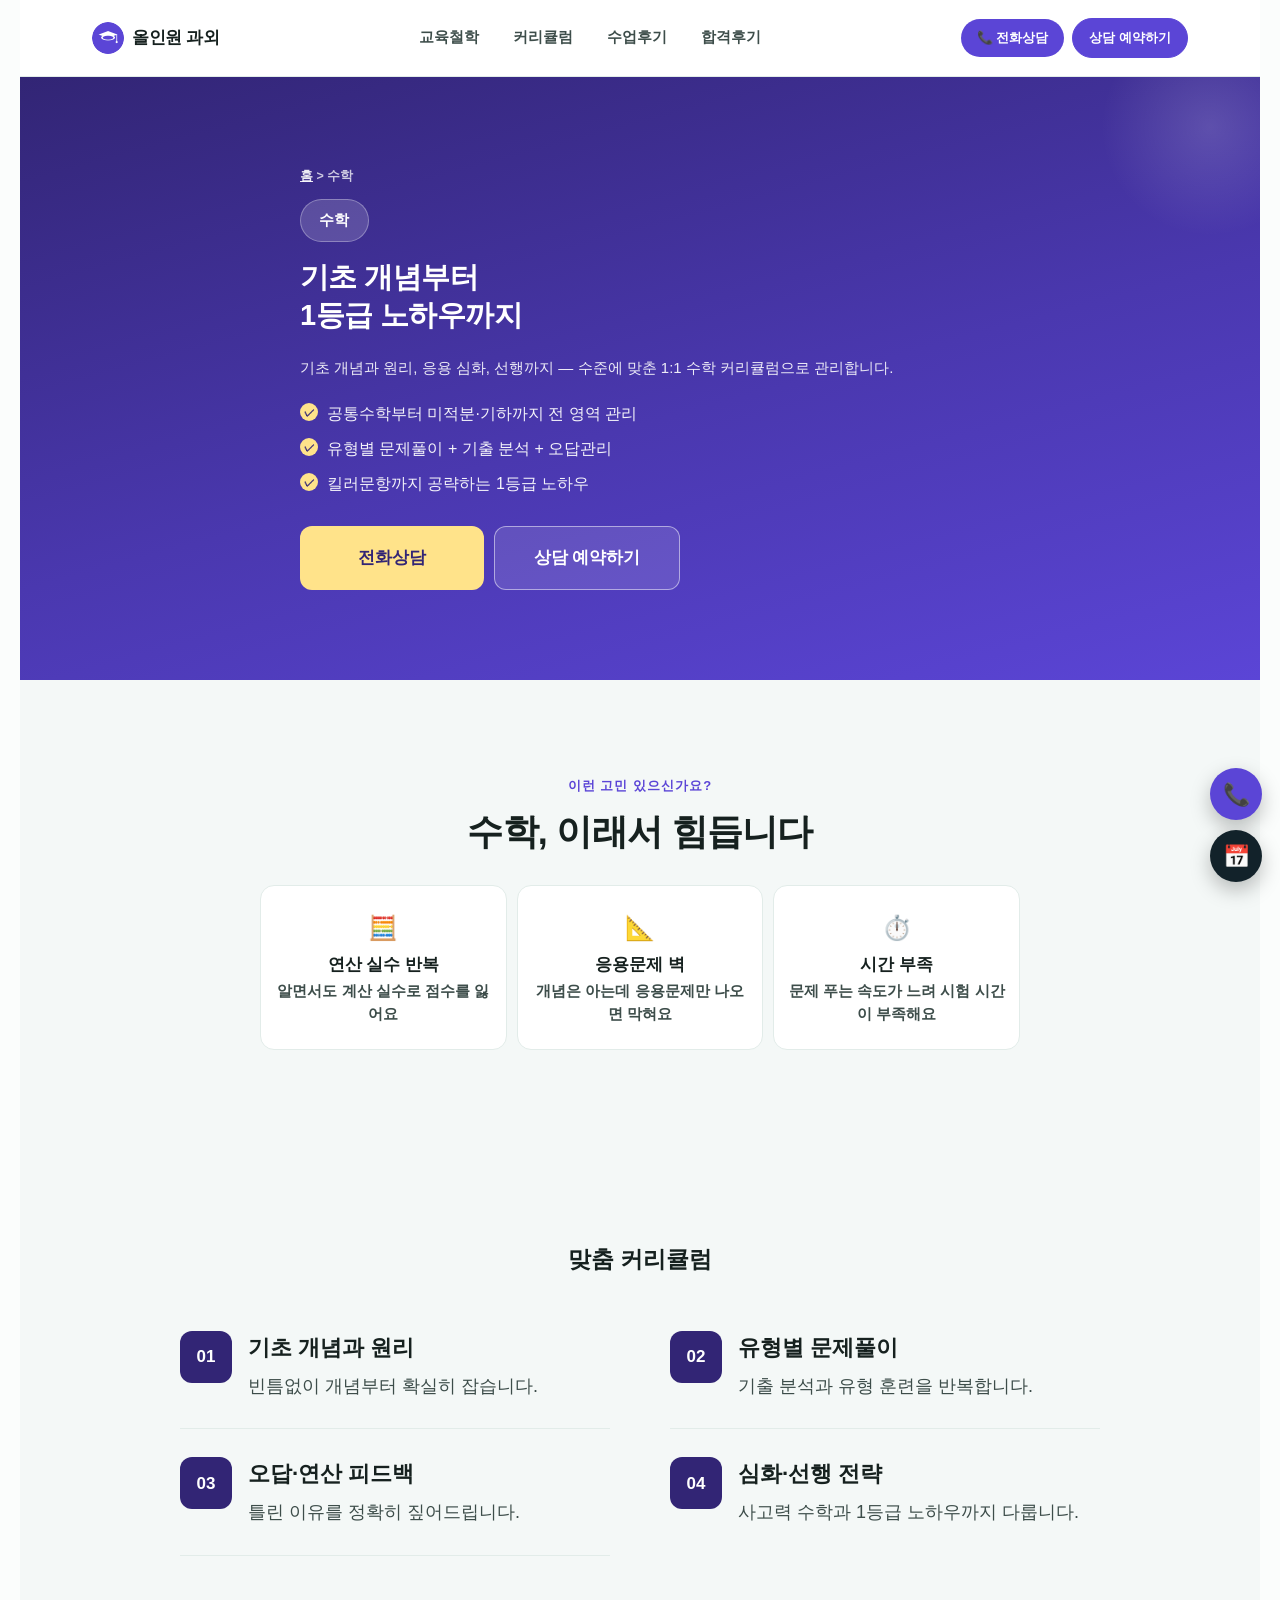
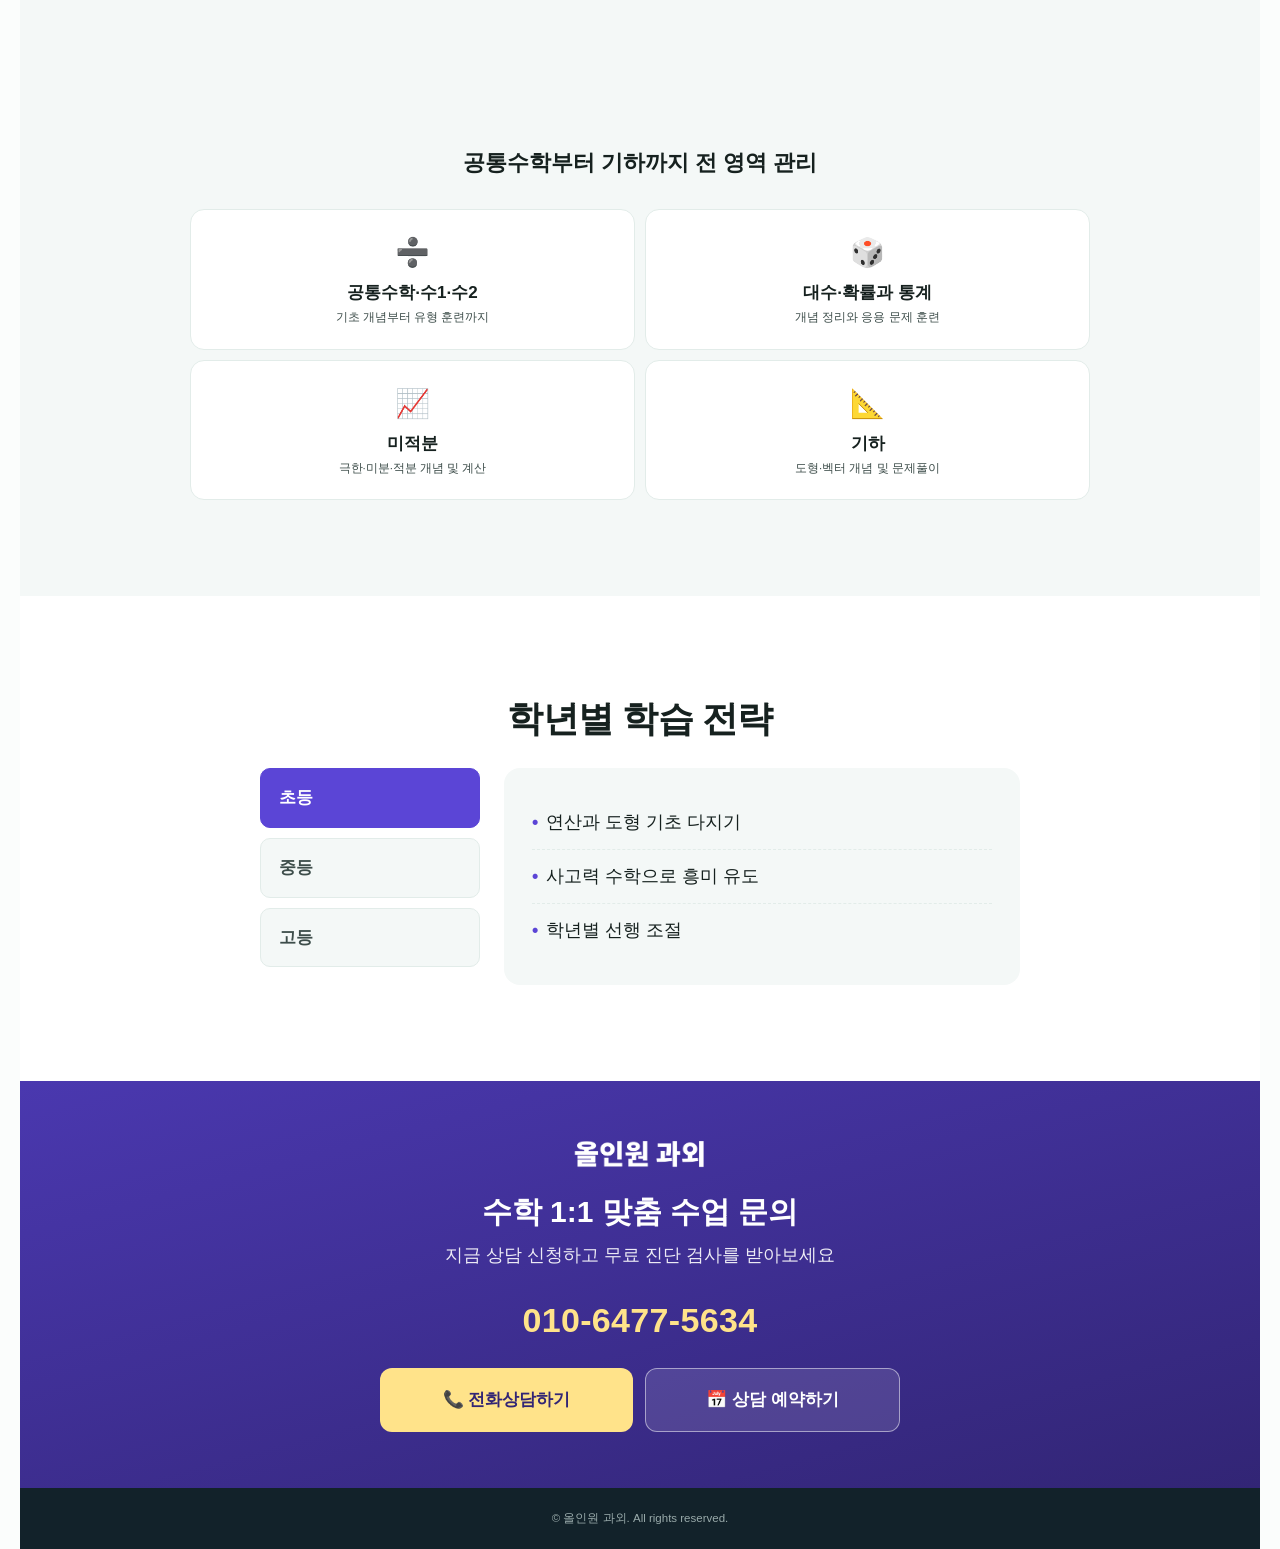
<file: subjects/math.html>
<!doctype html>
<html lang="ko">
<head>
<meta charset="utf-8">
<meta name="viewport" content="width=device-width,initial-scale=1">
<title>수학 | 올인원 과외</title>
<meta name="description" content="기초 개념과 원리부터 응용 심화, 선행까지 — 수준에 맞춘 1:1 맞춤 수학 커리큘럼.">
<link rel="icon" type="image/png" href="../assets/logo-icon.png">
<meta name="theme-color" content="#5B45D6">
<link rel="stylesheet" href="../assets/style.css">
<style>
  .breadcrumb{font-size:12.5px;color:rgba(255,255,255,.75);font-weight:600;margin-bottom:14px}
  .breadcrumb a{color:rgba(255,255,255,.9);text-decoration:underline}
  .pain-grid{display:grid;grid-template-columns:repeat(3,1fr);gap:10px}
  @media (min-width:900px){
    .pain-grid{max-width:760px;margin:0 auto}
    .area-grid{max-width:900px;margin:0 auto}
  }
  .area-grid{display:grid;grid-template-columns:repeat(2,1fr);gap:10px}
  @media (min-width:600px) and (max-width:899px){ .area-grid{grid-template-columns:repeat(4,1fr)} }
</style>
</head>
<body>
<div class="wrap">

  <div id="topbar">
    <div class="logo"><img src="../assets/logo-icon.png" alt="올인원 과외 로고"><span>올인원 과외</span></div>
    <nav class="desktop-links">
      <a href="../index.html#science">교육철학</a>
      <a href="../index.html#planning">커리큘럼</a>
      <a href="../index.html#reviews">수업후기</a>
      <a href="../index.html#univ">합격후기</a>
    </nav>
    <div class="topbar-cta">
      <a class="call" href="tel:01064775634">📞 전화상담</a>
      <a class="call call-ghost" href="https://docs.google.com/forms/d/e/1FAIpQLScaN7VDitDhQm26Dos3rWJejRDOB5SVdqi5cXNBACHcCvwtTw/viewform?usp=sharing&ouid=115494384948154496" target="_blank" rel="noopener">상담 예약하기</a>
    </div>
  </div>

  <!-- SUBJECT HERO -->
  <section id="hero">
    <div class="hero-inner" style="grid-template-columns:1fr;max-width:680px;margin:0 auto">
      <div class="hero-copy">
        <div class="breadcrumb"><a href="../index.html">홈</a> &gt; 수학</div>
        <span class="eyebrow-pill">수학</span>
        <h1>기초 개념부터<br>1등급 노하우까지</h1>
        <p style="font-size:15px;font-weight:500;color:rgba(255,255,255,.9);margin-bottom:22px;line-height:1.6">기초 개념과 원리, 응용 심화, 선행까지 — 수준에 맞춘 1:1 수학 커리큘럼으로 관리합니다.</p>
        <ul class="hero-list">
          <li>공통수학부터 미적분·기하까지 전 영역 관리</li>
          <li>유형별 문제풀이 + 기출 분석 + 오답관리</li>
          <li>킬러문항까지 공략하는 1등급 노하우</li>
        </ul>
        <div class="hero-cta">
          <a class="btn btn-primary" href="tel:01064775634">전화상담</a>
          <a class="btn btn-ghost" href="https://docs.google.com/forms/d/e/1FAIpQLScaN7VDitDhQm26Dos3rWJejRDOB5SVdqi5cXNBACHcCvwtTw/viewform?usp=sharing&ouid=115494384948154496" target="_blank" rel="noopener">상담 예약하기</a>
        </div>
      </div>
    </div>
  </section>

  <!-- PAIN POINTS -->
  <section id="science">
    <div class="kicker">이런 고민 있으신가요?</div>
    <h2>수학, 이래서 힘듭니다</h2>
    <div class="pain-grid" style="margin-top:26px">
      <div class="mode"><span class="ic">🧮</span><div class="t">연산 실수 반복</div><div class="s">알면서도 계산 실수로 점수를 잃어요</div></div>
      <div class="mode"><span class="ic">📐</span><div class="t">응용문제 벽</div><div class="s">개념은 아는데 응용문제만 나오면 막혀요</div></div>
      <div class="mode"><span class="ic">⏱️</span><div class="t">시간 부족</div><div class="s">문제 푸는 속도가 느려 시험 시간이 부족해요</div></div>
    </div>
  </section>

  <!-- CURRICULUM STEPS -->
  <section id="process">
    <h2 style="font-size:23px;font-weight:800;text-align:center;margin-bottom:26px">맞춤 커리큘럼</h2>
    <div class="proc-grid">
      <div class="proc-item"><div class="proc-num">01</div><div class="proc-body"><div class="t">기초 개념과 원리</div><div class="d">빈틈없이 개념부터 확실히 잡습니다.</div></div></div>
      <div class="proc-item"><div class="proc-num">02</div><div class="proc-body"><div class="t">유형별 문제풀이</div><div class="d">기출 분석과 유형 훈련을 반복합니다.</div></div></div>
      <div class="proc-item"><div class="proc-num">03</div><div class="proc-body"><div class="t">오답·연산 피드백</div><div class="d">틀린 이유를 정확히 짚어드립니다.</div></div></div>
      <div class="proc-item"><div class="proc-num">04</div><div class="proc-body"><div class="t">심화·선행 전략</div><div class="d">사고력 수학과 1등급 노하우까지 다룹니다.</div></div></div>
    </div>
  </section>

  <!-- AREAS -->
  <section id="match">
    <h2 style="font-size:22px">공통수학부터 기하까지 전 영역 관리</h2>
    <div class="area-grid" style="margin-top:24px">
      <div class="subj" style="cursor:default"><span class="ic">➗</span>공통수학·수1·수2<div style="font-size:11.5px;font-weight:500;color:var(--sub);margin-top:4px">기초 개념부터 유형 훈련까지</div></div>
      <div class="subj" style="cursor:default"><span class="ic">🎲</span>대수·확률과 통계<div style="font-size:11.5px;font-weight:500;color:var(--sub);margin-top:4px">개념 정리와 응용 문제 훈련</div></div>
      <div class="subj" style="cursor:default"><span class="ic">📈</span>미적분<div style="font-size:11.5px;font-weight:500;color:var(--sub);margin-top:4px">극한·미분·적분 개념 및 계산</div></div>
      <div class="subj" style="cursor:default"><span class="ic">📐</span>기하<div style="font-size:11.5px;font-weight:500;color:var(--sub);margin-top:4px">도형·벡터 개념 및 문제풀이</div></div>
    </div>
  </section>

  <!-- GRADE TABS -->
  <section id="planning">
    <h2>학년별 학습 전략</h2>
    <div class="planning-inner">
      <div class="tabs">
        <div class="tab active" data-tab="e">초등</div>
        <div class="tab" data-tab="m">중등</div>
        <div class="tab" data-tab="h">고등</div>
      </div>
      <div class="tab-panel active" id="tab-e"><ul><li>연산과 도형 기초 다지기</li><li>사고력 수학으로 흥미 유도</li><li>학년별 선행 조절</li></ul></div>
      <div class="tab-panel" id="tab-m"><ul><li>내신 기출 유형 훈련</li><li>취약 단원 집중 보완</li><li>시험 3주 전 스케줄 관리</li></ul></div>
      <div class="tab-panel" id="tab-h"><ul><li>내신·수능 대비 전략</li><li>고난도 문항·킬러문항 공략</li><li>1등급 마무리 전략</li></ul></div>
    </div>
  </section>

  <!-- FINAL CTA -->
  <section id="cta">
    <div class="cta-inner">
      <img class="logo" src="../assets/logo.png" alt="올인원 과외">
      <h2>수학 1:1 맞춤 수업 문의</h2>
      <p>지금 상담 신청하고 무료 진단 검사를 받아보세요</p>
      <span class="phone-num">010-6477-5634</span>
      <div class="cta-btns">
        <a class="btn btn-primary" href="tel:01064775634">📞 전화상담하기</a>
        <a class="btn btn-ghost" href="https://docs.google.com/forms/d/e/1FAIpQLScaN7VDitDhQm26Dos3rWJejRDOB5SVdqi5cXNBACHcCvwtTw/viewform?usp=sharing&ouid=115494384948154496" target="_blank" rel="noopener">📅 상담 예약하기</a>
      </div>
    </div>
  </section>

  <footer>
    © 올인원 과외. All rights reserved.
  </footer>
</div>

<div class="fab-group">
  <a class="fab fab-call" href="tel:01064775634" title="전화상담">📞</a>
  <a class="fab fab-book" href="https://docs.google.com/forms/d/e/1FAIpQLScaN7VDitDhQm26Dos3rWJejRDOB5SVdqi5cXNBACHcCvwtTw/viewform?usp=sharing&ouid=115494384948154496" target="_blank" rel="noopener" title="상담예약">📅</a>
</div>

<script>
document.querySelectorAll('.tab').forEach(tab=>{
  tab.addEventListener('click',()=>{
    document.querySelectorAll('.tab').forEach(t=>t.classList.remove('active'));
    document.querySelectorAll('.tab-panel').forEach(p=>p.classList.remove('active'));
    tab.classList.add('active');
    document.getElementById('tab-'+tab.dataset.tab).classList.add('active');
  });
});
</script>
</body>
</html>
</file>
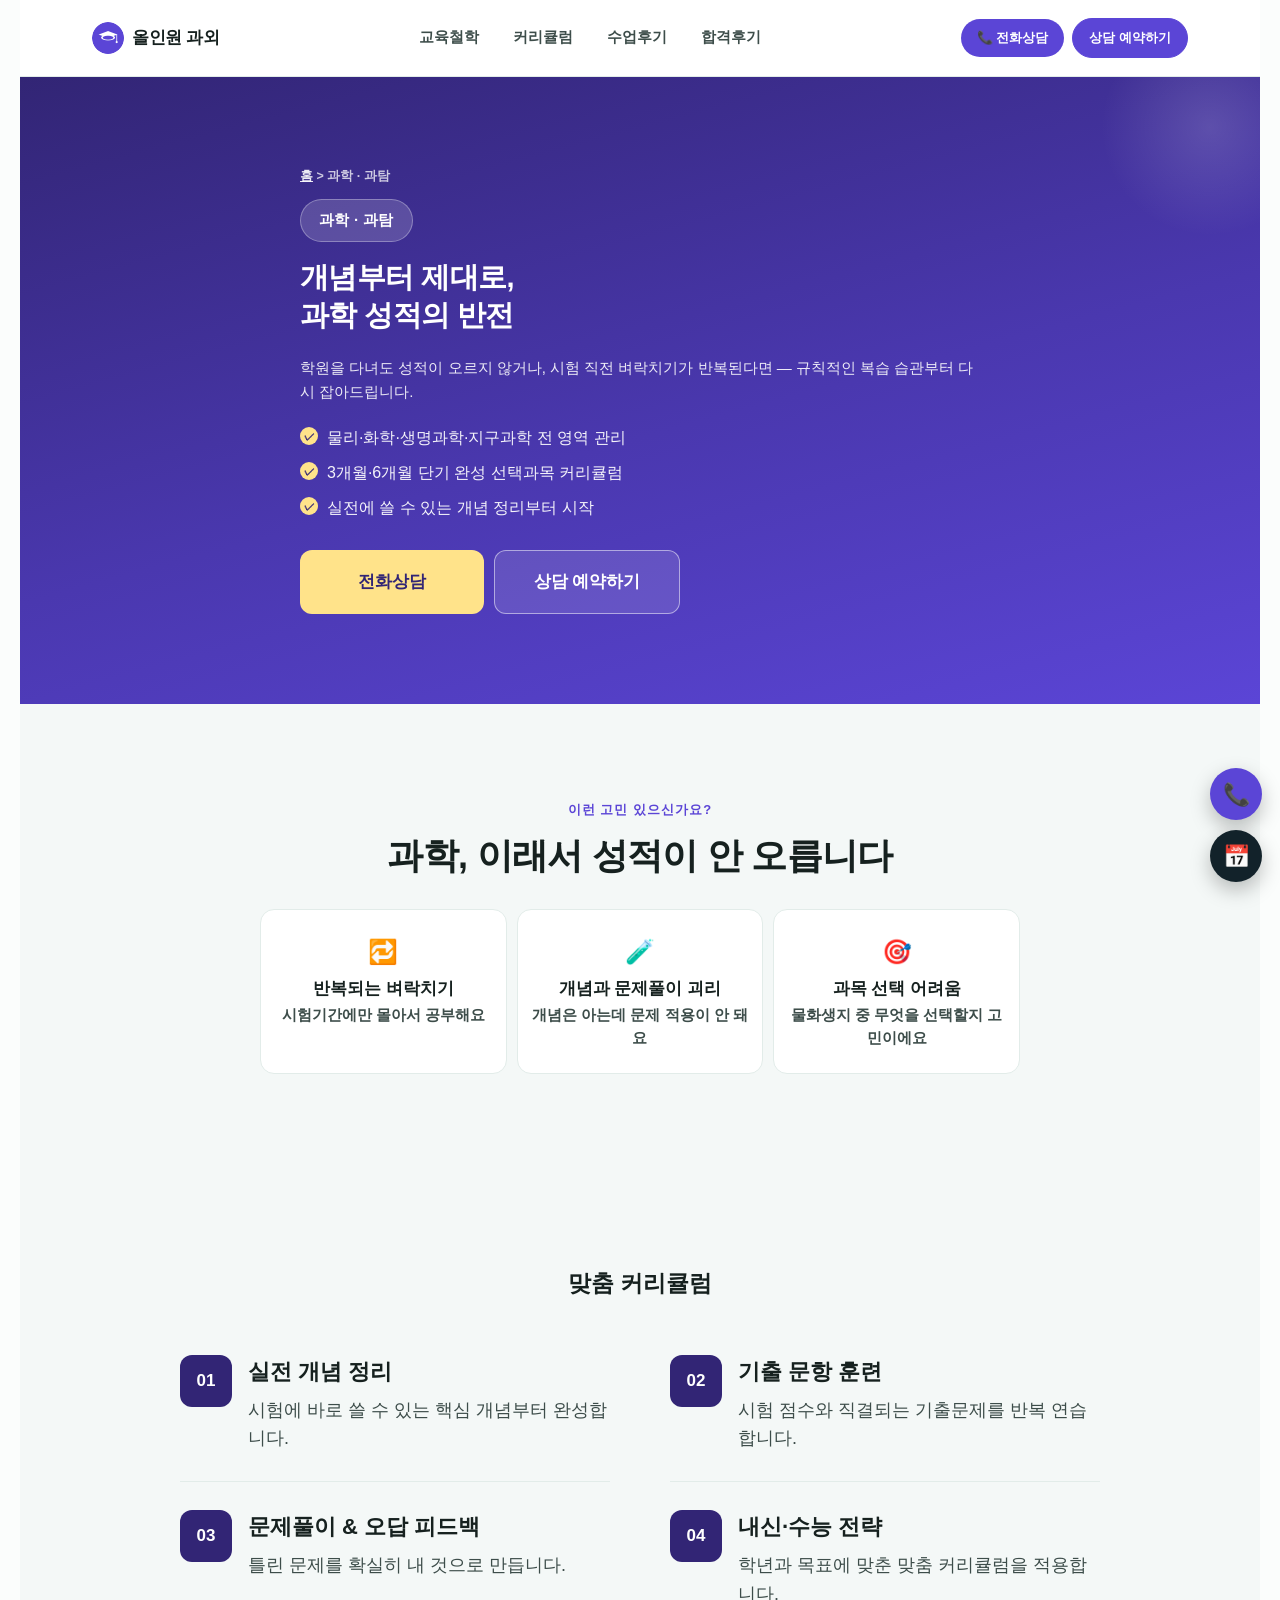
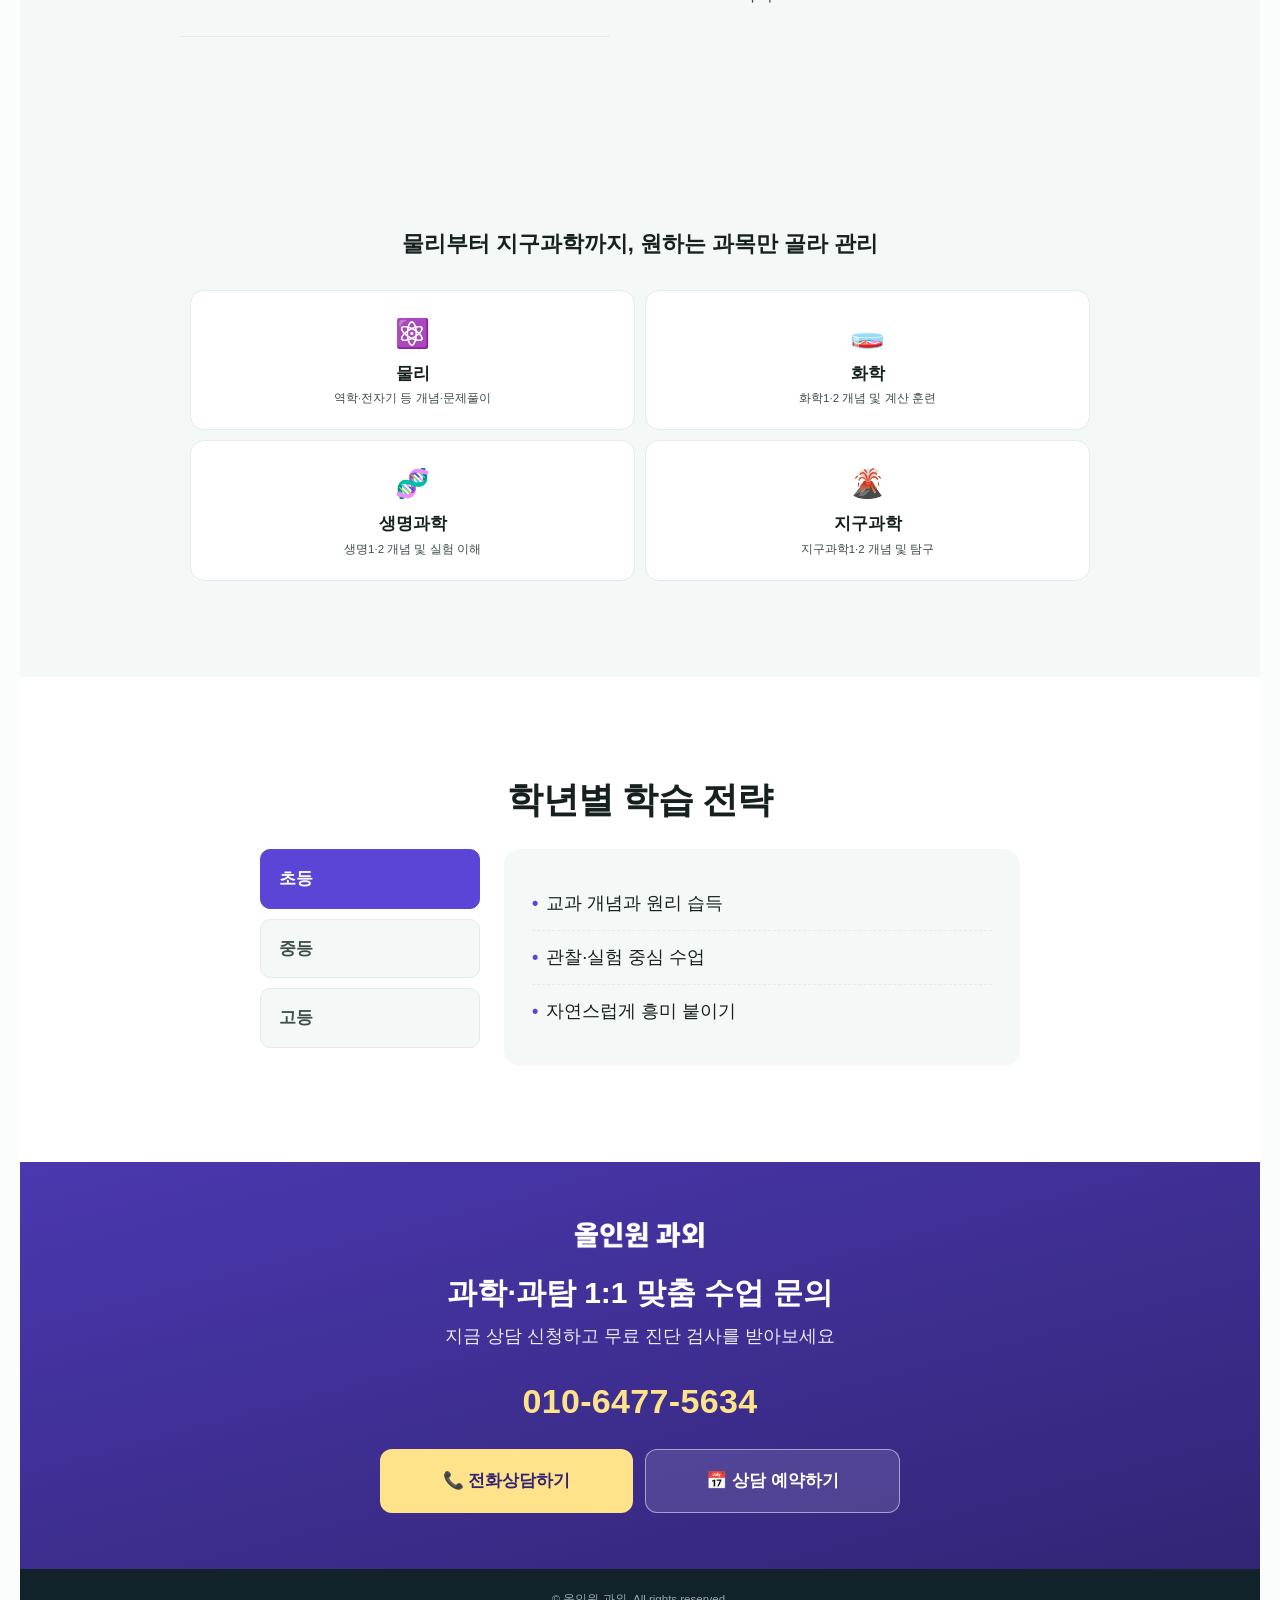
<file: subjects/science.html>
<!doctype html>
<html lang="ko">
<head>
<meta charset="utf-8">
<meta name="viewport" content="width=device-width,initial-scale=1">
<title>과학·과탐 | 올인원 과외</title>
<meta name="description" content="물리·화학·생명과학·지구과학 전 영역, 개념부터 실전 문제풀이까지 관리하는 1:1 과학 과외.">
<link rel="icon" type="image/png" href="../assets/logo-icon.png">
<meta name="theme-color" content="#5B45D6">
<link rel="stylesheet" href="../assets/style.css">
<style>
  .breadcrumb{font-size:12.5px;color:rgba(255,255,255,.75);font-weight:600;margin-bottom:14px}
  .breadcrumb a{color:rgba(255,255,255,.9);text-decoration:underline}
  .pain-grid{display:grid;grid-template-columns:repeat(3,1fr);gap:10px}
  @media (min-width:900px){
    .pain-grid{max-width:760px;margin:0 auto}
    .area-grid{max-width:900px;margin:0 auto}
  }
  .area-grid{display:grid;grid-template-columns:repeat(2,1fr);gap:10px}
  @media (min-width:600px) and (max-width:899px){ .area-grid{grid-template-columns:repeat(4,1fr)} }
</style>
</head>
<body>
<div class="wrap">

  <div id="topbar">
    <div class="logo"><img src="../assets/logo-icon.png" alt="올인원 과외 로고"><span>올인원 과외</span></div>
    <nav class="desktop-links">
      <a href="../index.html#science">교육철학</a>
      <a href="../index.html#planning">커리큘럼</a>
      <a href="../index.html#reviews">수업후기</a>
      <a href="../index.html#univ">합격후기</a>
    </nav>
    <div class="topbar-cta">
      <a class="call" href="tel:01064775634">📞 전화상담</a>
      <a class="call call-ghost" href="https://docs.google.com/forms/d/e/1FAIpQLScaN7VDitDhQm26Dos3rWJejRDOB5SVdqi5cXNBACHcCvwtTw/viewform?usp=sharing&ouid=115494384948154496" target="_blank" rel="noopener">상담 예약하기</a>
    </div>
  </div>

  <!-- SUBJECT HERO -->
  <section id="hero">
    <div class="hero-inner" style="grid-template-columns:1fr;max-width:680px;margin:0 auto">
      <div class="hero-copy">
        <div class="breadcrumb"><a href="../index.html">홈</a> &gt; 과학 · 과탐</div>
        <span class="eyebrow-pill">과학 · 과탐</span>
        <h1>개념부터 제대로,<br>과학 성적의 반전</h1>
        <p style="font-size:15px;font-weight:500;color:rgba(255,255,255,.9);margin-bottom:22px;line-height:1.6">학원을 다녀도 성적이 오르지 않거나, 시험 직전 벼락치기가 반복된다면 — 규칙적인 복습 습관부터 다시 잡아드립니다.</p>
        <ul class="hero-list">
          <li>물리·화학·생명과학·지구과학 전 영역 관리</li>
          <li>3개월·6개월 단기 완성 선택과목 커리큘럼</li>
          <li>실전에 쓸 수 있는 개념 정리부터 시작</li>
        </ul>
        <div class="hero-cta">
          <a class="btn btn-primary" href="tel:01064775634">전화상담</a>
          <a class="btn btn-ghost" href="https://docs.google.com/forms/d/e/1FAIpQLScaN7VDitDhQm26Dos3rWJejRDOB5SVdqi5cXNBACHcCvwtTw/viewform?usp=sharing&ouid=115494384948154496" target="_blank" rel="noopener">상담 예약하기</a>
        </div>
      </div>
    </div>
  </section>

  <!-- PAIN POINTS -->
  <section id="science">
    <div class="kicker">이런 고민 있으신가요?</div>
    <h2>과학, 이래서 성적이 안 오릅니다</h2>
    <div class="pain-grid" style="margin-top:26px">
      <div class="mode"><span class="ic">🔁</span><div class="t">반복되는 벼락치기</div><div class="s">시험기간에만 몰아서 공부해요</div></div>
      <div class="mode"><span class="ic">🧪</span><div class="t">개념과 문제풀이 괴리</div><div class="s">개념은 아는데 문제 적용이 안 돼요</div></div>
      <div class="mode"><span class="ic">🎯</span><div class="t">과목 선택 어려움</div><div class="s">물화생지 중 무엇을 선택할지 고민이에요</div></div>
    </div>
  </section>

  <!-- CURRICULUM STEPS -->
  <section id="process">
    <h2 style="font-size:23px;font-weight:800;text-align:center;margin-bottom:26px">맞춤 커리큘럼</h2>
    <div class="proc-grid">
      <div class="proc-item"><div class="proc-num">01</div><div class="proc-body"><div class="t">실전 개념 정리</div><div class="d">시험에 바로 쓸 수 있는 핵심 개념부터 완성합니다.</div></div></div>
      <div class="proc-item"><div class="proc-num">02</div><div class="proc-body"><div class="t">기출 문항 훈련</div><div class="d">시험 점수와 직결되는 기출문제를 반복 연습합니다.</div></div></div>
      <div class="proc-item"><div class="proc-num">03</div><div class="proc-body"><div class="t">문제풀이 &amp; 오답 피드백</div><div class="d">틀린 문제를 확실히 내 것으로 만듭니다.</div></div></div>
      <div class="proc-item"><div class="proc-num">04</div><div class="proc-body"><div class="t">내신·수능 전략</div><div class="d">학년과 목표에 맞춘 맞춤 커리큘럼을 적용합니다.</div></div></div>
    </div>
  </section>

  <!-- AREAS -->
  <section id="match">
    <h2 style="font-size:22px">물리부터 지구과학까지, 원하는 과목만 골라 관리</h2>
    <div class="area-grid" style="margin-top:24px">
      <div class="subj" style="cursor:default"><span class="ic">⚛️</span>물리<div style="font-size:11.5px;font-weight:500;color:var(--sub);margin-top:4px">역학·전자기 등 개념·문제풀이</div></div>
      <div class="subj" style="cursor:default"><span class="ic">🧫</span>화학<div style="font-size:11.5px;font-weight:500;color:var(--sub);margin-top:4px">화학1·2 개념 및 계산 훈련</div></div>
      <div class="subj" style="cursor:default"><span class="ic">🧬</span>생명과학<div style="font-size:11.5px;font-weight:500;color:var(--sub);margin-top:4px">생명1·2 개념 및 실험 이해</div></div>
      <div class="subj" style="cursor:default"><span class="ic">🌋</span>지구과학<div style="font-size:11.5px;font-weight:500;color:var(--sub);margin-top:4px">지구과학1·2 개념 및 탐구</div></div>
    </div>
  </section>

  <!-- GRADE TABS -->
  <section id="planning">
    <h2>학년별 학습 전략</h2>
    <div class="planning-inner">
      <div class="tabs">
        <div class="tab active" data-tab="e">초등</div>
        <div class="tab" data-tab="m">중등</div>
        <div class="tab" data-tab="h">고등</div>
      </div>
      <div class="tab-panel active" id="tab-e"><ul><li>교과 개념과 원리 습득</li><li>관찰·실험 중심 수업</li><li>자연스럽게 흥미 붙이기</li></ul></div>
      <div class="tab-panel" id="tab-m"><ul><li>교과서 개념 완전 정복</li><li>내신·수행평가 대비</li><li>고난도 서술형 훈련</li></ul></div>
      <div class="tab-panel" id="tab-h"><ul><li>물화생지 선택과목 집중 관리</li><li>내신·모의고사 병행 대비</li><li>수능 1등급 전략</li></ul></div>
    </div>
  </section>

  <!-- FINAL CTA -->
  <section id="cta">
    <div class="cta-inner">
      <img class="logo" src="../assets/logo.png" alt="올인원 과외">
      <h2>과학·과탐 1:1 맞춤 수업 문의</h2>
      <p>지금 상담 신청하고 무료 진단 검사를 받아보세요</p>
      <span class="phone-num">010-6477-5634</span>
      <div class="cta-btns">
        <a class="btn btn-primary" href="tel:01064775634">📞 전화상담하기</a>
        <a class="btn btn-ghost" href="https://docs.google.com/forms/d/e/1FAIpQLScaN7VDitDhQm26Dos3rWJejRDOB5SVdqi5cXNBACHcCvwtTw/viewform?usp=sharing&ouid=115494384948154496" target="_blank" rel="noopener">📅 상담 예약하기</a>
      </div>
    </div>
  </section>

  <footer>
    © 올인원 과외. All rights reserved.
  </footer>
</div>

<div class="fab-group">
  <a class="fab fab-call" href="tel:01064775634" title="전화상담">📞</a>
  <a class="fab fab-book" href="https://docs.google.com/forms/d/e/1FAIpQLScaN7VDitDhQm26Dos3rWJejRDOB5SVdqi5cXNBACHcCvwtTw/viewform?usp=sharing&ouid=115494384948154496" target="_blank" rel="noopener" title="상담예약">📅</a>
</div>

<script>
document.querySelectorAll('.tab').forEach(tab=>{
  tab.addEventListener('click',()=>{
    document.querySelectorAll('.tab').forEach(t=>t.classList.remove('active'));
    document.querySelectorAll('.tab-panel').forEach(p=>p.classList.remove('active'));
    tab.classList.add('active');
    document.getElementById('tab-'+tab.dataset.tab).classList.add('active');
  });
});
</script>
</body>
</html>
</file>
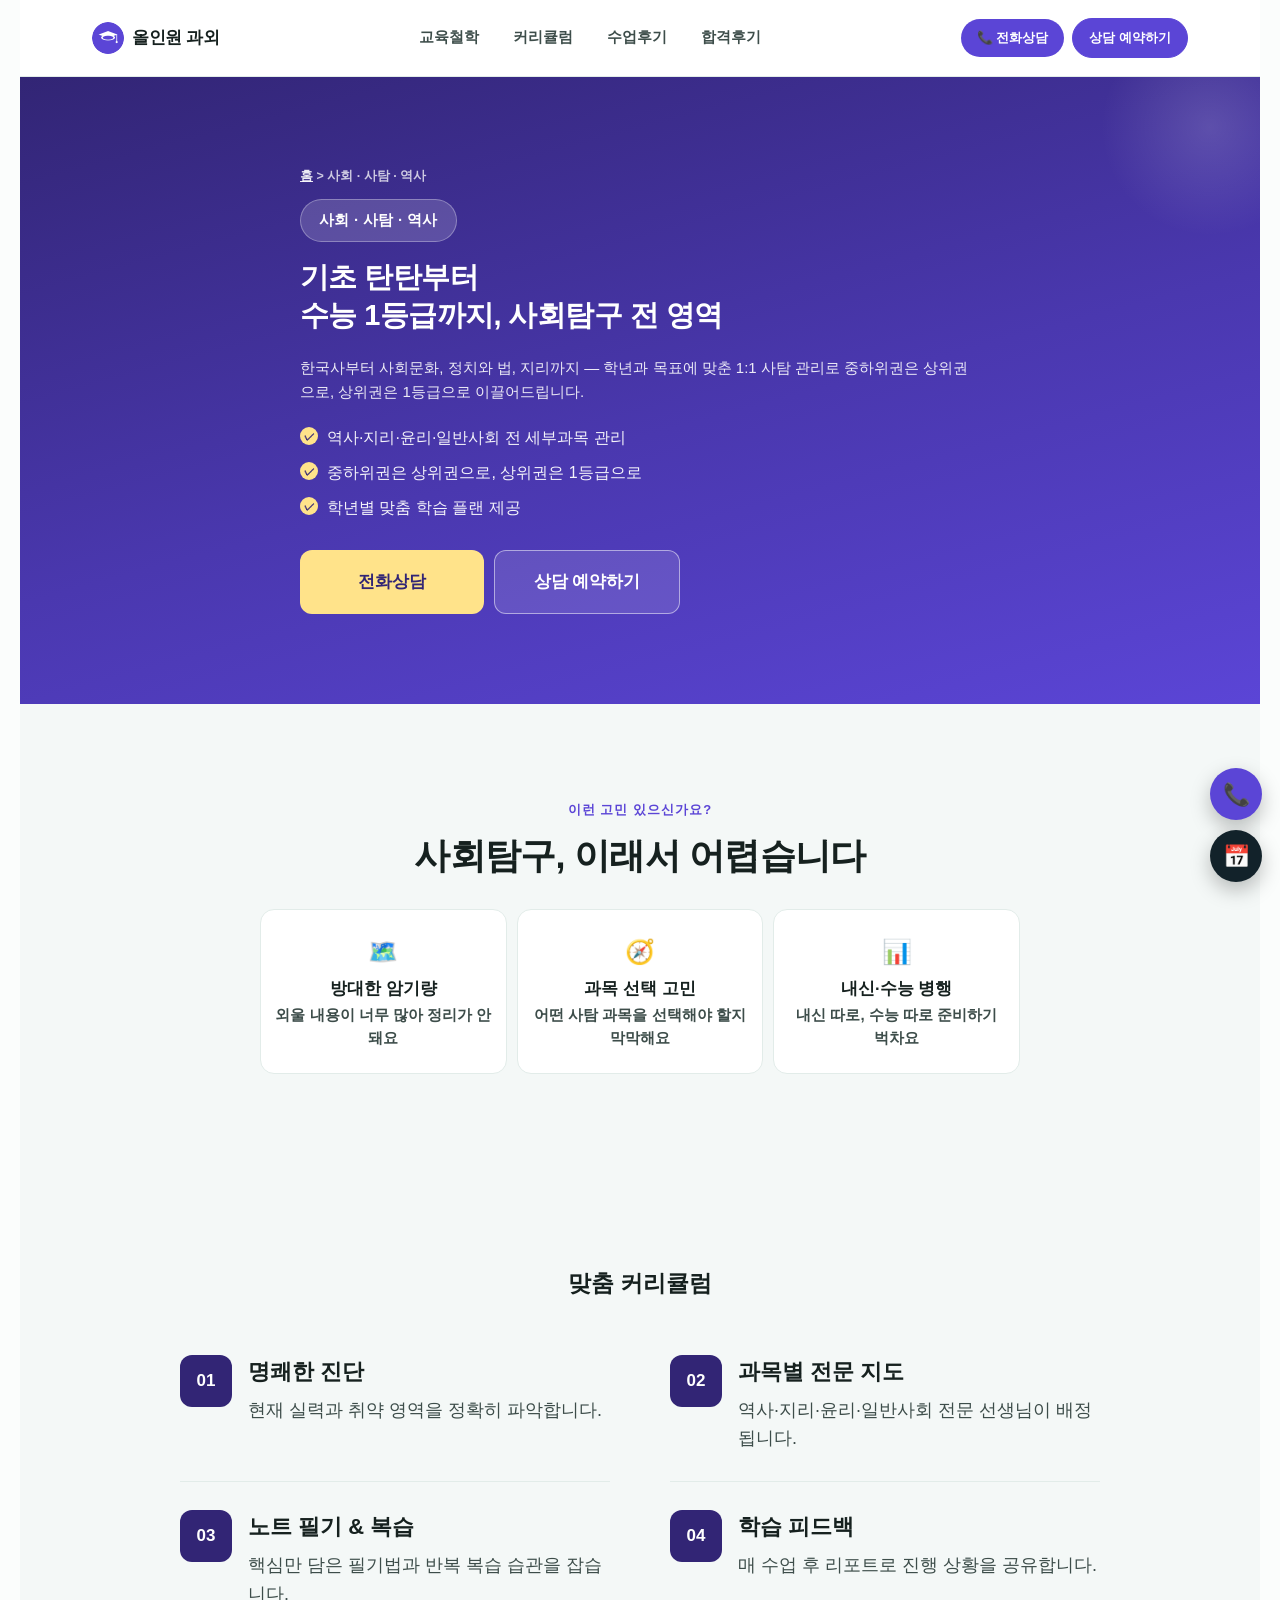
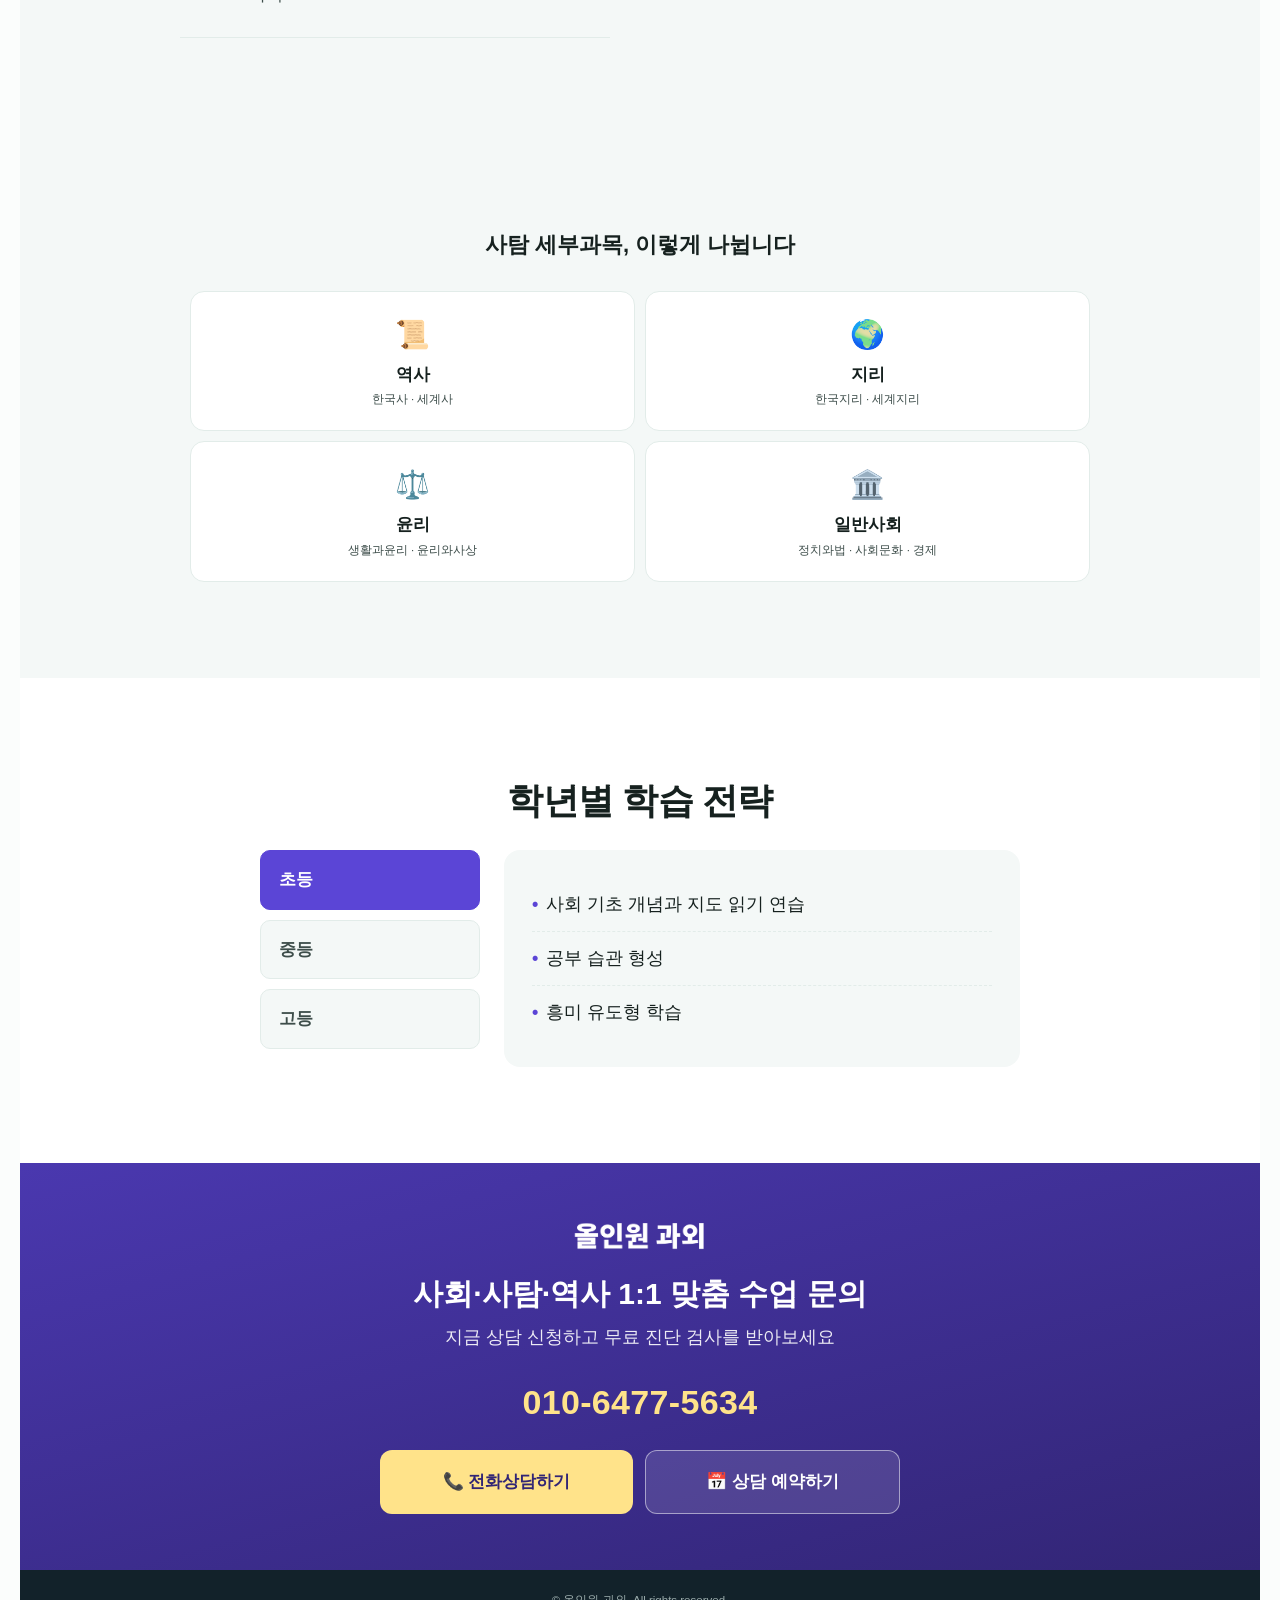
<file: subjects/social.html>
<!doctype html>
<html lang="ko">
<head>
<meta charset="utf-8">
<meta name="viewport" content="width=device-width,initial-scale=1">
<title>사회·사탐·역사 | 올인원 과외</title>
<meta name="description" content="한국사부터 사회문화, 정치와 법, 지리까지 — 학년과 목표에 맞춘 1:1 사회탐구 관리.">
<link rel="icon" type="image/png" href="../assets/logo-icon.png">
<meta name="theme-color" content="#5B45D6">
<link rel="stylesheet" href="../assets/style.css">
<style>
  .breadcrumb{font-size:12.5px;color:rgba(255,255,255,.75);font-weight:600;margin-bottom:14px}
  .breadcrumb a{color:rgba(255,255,255,.9);text-decoration:underline}
  .pain-grid{display:grid;grid-template-columns:repeat(3,1fr);gap:10px}
  @media (min-width:900px){
    .pain-grid{max-width:760px;margin:0 auto}
    .area-grid{max-width:900px;margin:0 auto}
  }
  .area-grid{display:grid;grid-template-columns:repeat(2,1fr);gap:10px}
  @media (min-width:600px) and (max-width:899px){ .area-grid{grid-template-columns:repeat(4,1fr)} }
</style>
</head>
<body>
<div class="wrap">

  <div id="topbar">
    <div class="logo"><img src="../assets/logo-icon.png" alt="올인원 과외 로고"><span>올인원 과외</span></div>
    <nav class="desktop-links">
      <a href="../index.html#science">교육철학</a>
      <a href="../index.html#planning">커리큘럼</a>
      <a href="../index.html#reviews">수업후기</a>
      <a href="../index.html#univ">합격후기</a>
    </nav>
    <div class="topbar-cta">
      <a class="call" href="tel:01064775634">📞 전화상담</a>
      <a class="call call-ghost" href="https://docs.google.com/forms/d/e/1FAIpQLScaN7VDitDhQm26Dos3rWJejRDOB5SVdqi5cXNBACHcCvwtTw/viewform?usp=sharing&ouid=115494384948154496" target="_blank" rel="noopener">상담 예약하기</a>
    </div>
  </div>

  <!-- SUBJECT HERO -->
  <section id="hero">
    <div class="hero-inner" style="grid-template-columns:1fr;max-width:680px;margin:0 auto">
      <div class="hero-copy">
        <div class="breadcrumb"><a href="../index.html">홈</a> &gt; 사회 · 사탐 · 역사</div>
        <span class="eyebrow-pill">사회 · 사탐 · 역사</span>
        <h1>기초 탄탄부터<br>수능 1등급까지, 사회탐구 전 영역</h1>
        <p style="font-size:15px;font-weight:500;color:rgba(255,255,255,.9);margin-bottom:22px;line-height:1.6">한국사부터 사회문화, 정치와 법, 지리까지 — 학년과 목표에 맞춘 1:1 사탐 관리로 중하위권은 상위권으로, 상위권은 1등급으로 이끌어드립니다.</p>
        <ul class="hero-list">
          <li>역사·지리·윤리·일반사회 전 세부과목 관리</li>
          <li>중하위권은 상위권으로, 상위권은 1등급으로</li>
          <li>학년별 맞춤 학습 플랜 제공</li>
        </ul>
        <div class="hero-cta">
          <a class="btn btn-primary" href="tel:01064775634">전화상담</a>
          <a class="btn btn-ghost" href="https://docs.google.com/forms/d/e/1FAIpQLScaN7VDitDhQm26Dos3rWJejRDOB5SVdqi5cXNBACHcCvwtTw/viewform?usp=sharing&ouid=115494384948154496" target="_blank" rel="noopener">상담 예약하기</a>
        </div>
      </div>
    </div>
  </section>

  <!-- PAIN POINTS -->
  <section id="science">
    <div class="kicker">이런 고민 있으신가요?</div>
    <h2>사회탐구, 이래서 어렵습니다</h2>
    <div class="pain-grid" style="margin-top:26px">
      <div class="mode"><span class="ic">🗺️</span><div class="t">방대한 암기량</div><div class="s">외울 내용이 너무 많아 정리가 안 돼요</div></div>
      <div class="mode"><span class="ic">🧭</span><div class="t">과목 선택 고민</div><div class="s">어떤 사탐 과목을 선택해야 할지 막막해요</div></div>
      <div class="mode"><span class="ic">📊</span><div class="t">내신·수능 병행</div><div class="s">내신 따로, 수능 따로 준비하기 벅차요</div></div>
    </div>
  </section>

  <!-- CURRICULUM STEPS -->
  <section id="process">
    <h2 style="font-size:23px;font-weight:800;text-align:center;margin-bottom:26px">맞춤 커리큘럼</h2>
    <div class="proc-grid">
      <div class="proc-item"><div class="proc-num">01</div><div class="proc-body"><div class="t">명쾌한 진단</div><div class="d">현재 실력과 취약 영역을 정확히 파악합니다.</div></div></div>
      <div class="proc-item"><div class="proc-num">02</div><div class="proc-body"><div class="t">과목별 전문 지도</div><div class="d">역사·지리·윤리·일반사회 전문 선생님이 배정됩니다.</div></div></div>
      <div class="proc-item"><div class="proc-num">03</div><div class="proc-body"><div class="t">노트 필기 &amp; 복습</div><div class="d">핵심만 담은 필기법과 반복 복습 습관을 잡습니다.</div></div></div>
      <div class="proc-item"><div class="proc-num">04</div><div class="proc-body"><div class="t">학습 피드백</div><div class="d">매 수업 후 리포트로 진행 상황을 공유합니다.</div></div></div>
    </div>
  </section>

  <!-- AREAS -->
  <section id="match">
    <h2 style="font-size:22px">사탐 세부과목, 이렇게 나뉩니다</h2>
    <div class="area-grid" style="margin-top:24px">
      <div class="subj" style="cursor:default"><span class="ic">📜</span>역사<div style="font-size:11.5px;font-weight:500;color:var(--sub);margin-top:4px">한국사 · 세계사</div></div>
      <div class="subj" style="cursor:default"><span class="ic">🌍</span>지리<div style="font-size:11.5px;font-weight:500;color:var(--sub);margin-top:4px">한국지리 · 세계지리</div></div>
      <div class="subj" style="cursor:default"><span class="ic">⚖️</span>윤리<div style="font-size:11.5px;font-weight:500;color:var(--sub);margin-top:4px">생활과윤리 · 윤리와사상</div></div>
      <div class="subj" style="cursor:default"><span class="ic">🏛️</span>일반사회<div style="font-size:11.5px;font-weight:500;color:var(--sub);margin-top:4px">정치와법 · 사회문화 · 경제</div></div>
    </div>
  </section>

  <!-- GRADE TABS -->
  <section id="planning">
    <h2>학년별 학습 전략</h2>
    <div class="planning-inner">
      <div class="tabs">
        <div class="tab active" data-tab="e">초등</div>
        <div class="tab" data-tab="m">중등</div>
        <div class="tab" data-tab="h">고등</div>
      </div>
      <div class="tab-panel active" id="tab-e"><ul><li>사회 기초 개념과 지도 읽기 연습</li><li>공부 습관 형성</li><li>흥미 유도형 학습</li></ul></div>
      <div class="tab-panel" id="tab-m"><ul><li>내신 기출 분석과 수행평가 대비</li><li>암기과목 공부법 훈련</li><li>시험 3주 전 스케줄 관리</li></ul></div>
      <div class="tab-panel" id="tab-h"><ul><li>사탐 과목 선택 컨설팅</li><li>내신·모의고사 병행 대비</li><li>수능 1등급 전략</li></ul></div>
    </div>
  </section>

  <!-- FINAL CTA -->
  <section id="cta">
    <div class="cta-inner">
      <img class="logo" src="../assets/logo.png" alt="올인원 과외">
      <h2>사회·사탐·역사 1:1 맞춤 수업 문의</h2>
      <p>지금 상담 신청하고 무료 진단 검사를 받아보세요</p>
      <span class="phone-num">010-6477-5634</span>
      <div class="cta-btns">
        <a class="btn btn-primary" href="tel:01064775634">📞 전화상담하기</a>
        <a class="btn btn-ghost" href="https://docs.google.com/forms/d/e/1FAIpQLScaN7VDitDhQm26Dos3rWJejRDOB5SVdqi5cXNBACHcCvwtTw/viewform?usp=sharing&ouid=115494384948154496" target="_blank" rel="noopener">📅 상담 예약하기</a>
      </div>
    </div>
  </section>

  <footer>
    © 올인원 과외. All rights reserved.
  </footer>
</div>

<div class="fab-group">
  <a class="fab fab-call" href="tel:01064775634" title="전화상담">📞</a>
  <a class="fab fab-book" href="https://docs.google.com/forms/d/e/1FAIpQLScaN7VDitDhQm26Dos3rWJejRDOB5SVdqi5cXNBACHcCvwtTw/viewform?usp=sharing&ouid=115494384948154496" target="_blank" rel="noopener" title="상담예약">📅</a>
</div>

<script>
document.querySelectorAll('.tab').forEach(tab=>{
  tab.addEventListener('click',()=>{
    document.querySelectorAll('.tab').forEach(t=>t.classList.remove('active'));
    document.querySelectorAll('.tab-panel').forEach(p=>p.classList.remove('active'));
    tab.classList.add('active');
    document.getElementById('tab-'+tab.dataset.tab).classList.add('active');
  });
});
</script>
</body>
</html>
</file>
<file: assets/style.css>
@font-face{font-family:'Pretendard';src:local('Apple SD Gothic Neo'),local('Malgun Gothic');}
  :root{
    --teal:#5B45D6; --teal-dark:#4a38af; --teal-deep:#322575; --teal-light:#ece9fb;
    --navy:#12222a; --ink:#16211f; --sub:#3d4d4a; --line:#e2ece9;
    --paper:#fbfdfc; --cream:#f4f8f7;
  }
  *{margin:0;padding:0;box-sizing:border-box}
  html{scroll-behavior:smooth}
  body{font-family:'Pretendard',-apple-system,'Apple SD Gothic Neo','Malgun Gothic',sans-serif;background:var(--paper);color:var(--ink);line-height:1.5;}
  .wrap{max-width:520px;margin:0 auto;background:#fff;box-shadow:0 0 60px rgba(0,0,0,.06);min-height:100vh;position:relative;overflow:hidden}
  img{max-width:100%;display:block}
  a{text-decoration:none;color:inherit}
  section{padding:64px 28px}

  /* NAV */
  #topbar{position:sticky;top:0;z-index:50;background:rgba(255,255,255,.92);backdrop-filter:blur(8px);display:flex;align-items:center;justify-content:space-between;padding:14px 20px;border-bottom:1px solid var(--line)}
  #topbar .logo{display:flex;align-items:center;gap:8px;font-weight:800;font-size:17px;letter-spacing:-.02em}
  #topbar .logo img{height:32px;width:32px;border-radius:50%}
  #topbar .call{background:var(--teal);color:#fff;font-size:13px;font-weight:700;padding:9px 16px;border-radius:999px}
  .desktop-links{display:none}
  .nav-dropdown{position:relative}
  .nav-dropdown:hover .dropdown-menu{display:flex}
  .dropdown-menu{display:none;position:absolute;top:100%;left:0;background:#fff;border:1px solid var(--line);border-radius:12px;padding:8px;flex-direction:column;min-width:120px;box-shadow:0 12px 30px rgba(0,0,0,.1);z-index:60}
  .dropdown-menu a{padding:9px 12px;border-radius:8px;font-size:14px;color:var(--ink)}
  .dropdown-menu a:hover{background:var(--cream)}
  .fab-group{position:fixed;right:18px;bottom:18px;z-index:80;display:flex;flex-direction:column;gap:10px}
  .fab{width:52px;height:52px;border-radius:50%;display:flex;align-items:center;justify-content:center;font-size:22px;box-shadow:0 8px 20px rgba(0,0,0,.25);color:#fff}
  .fab.fab-call{background:var(--teal)}
  .fab.fab-book{background:var(--navy)}
  .topbar-cta{display:flex;align-items:center;gap:8px}
  .call-ghost{display:none}
  .hero-visual{display:none}

  /* HERO */
  #hero{background:linear-gradient(165deg,var(--teal-deep) 0%,var(--teal-dark) 55%,var(--teal) 100%);color:#fff;padding:52px 28px 44px;position:relative;overflow:hidden}
  #hero::after{content:'';position:absolute;right:-60px;top:-60px;width:220px;height:220px;border-radius:50%;background:radial-gradient(circle,rgba(255,255,255,.14),transparent 70%)}
  .eyebrow-pill{display:inline-block;background:rgba(255,255,255,.16);border:1px solid rgba(255,255,255,.3);font-size:12.5px;font-weight:700;letter-spacing:.02em;padding:6px 14px;border-radius:999px;margin-bottom:16px}
  #hero h1{font-size:29px;font-weight:800;line-height:1.32;letter-spacing:-.02em;margin-bottom:22px}
  #hero h1 b{color:#ffe38a}
  .hero-list{display:flex;flex-direction:column;gap:11px;margin-bottom:30px;position:relative;z-index:2}
  .hero-list li{list-style:none;display:flex;gap:9px;align-items:flex-start;font-size:14.5px;color:rgba(255,255,255,.94);font-weight:500}
  .hero-list li:before{content:'✓';flex:0 0 auto;width:18px;height:18px;background:#ffe38a;color:var(--teal-deep);font-size:11px;font-weight:900;border-radius:50%;display:flex;align-items:center;justify-content:center;margin-top:1px}
  .hero-cta{display:flex;gap:10px}
  .cta-btns{display:flex;gap:12px}
  .cta-btns .btn{flex:1}
  .btn{flex:1;text-align:center;padding:15px 10px;border-radius:12px;font-weight:800;font-size:15px;white-space:nowrap;display:flex;align-items:center;justify-content:center;box-sizing:border-box}
  .btn-primary{background:#ffe38a;color:var(--teal-deep)}
  .btn-ghost{background:rgba(255,255,255,.12);color:#fff;border:1px solid rgba(255,255,255,.5)}

  /* SCIENCE / STATS */
  #science{background:var(--cream);text-align:center}
  .kicker{font-size:13px;font-weight:800;color:var(--teal);letter-spacing:.08em;margin-bottom:10px}
  #science h2{font-size:25px;font-weight:800;letter-spacing:-.02em;margin-bottom:14px}
  #science p.desc{font-size:16px;font-weight:600;color:var(--sub);margin-bottom:30px}
  .verify-badge{display:inline-block;background:var(--navy);color:#fff;font-size:13px;font-weight:700;padding:8px 18px;border-radius:999px;margin-bottom:22px}
  .stat-grid{display:grid;grid-template-columns:1fr 1fr;gap:12px;text-align:left}
  .stat-card{background:#fff;border:1px solid var(--line);border-radius:16px;padding:18px}
  .stat-card .num{font-size:20px;font-weight:800;color:var(--teal-dark);margin-bottom:4px}
  .stat-card .lbl{font-size:14px;color:var(--sub);font-weight:700}

  /* PLANNING */
  #planning{text-align:center}
  #planning h2{font-size:25px;font-weight:800;letter-spacing:-.02em;margin-bottom:22px}
  .roadmap-btn{display:inline-block;background:var(--teal-light);color:var(--teal-dark);font-weight:800;font-size:14px;padding:12px 24px;border-radius:999px;margin-bottom:26px}
  .tabs{display:flex;gap:8px;margin-bottom:18px}
  .tab{flex:1;padding:11px 0;border-radius:10px;font-weight:700;font-size:14px;background:var(--cream);color:var(--sub);cursor:pointer;border:1px solid var(--line)}
  .tab.active{background:var(--teal);color:#fff;border-color:var(--teal)}
  .tab-panel{display:none;text-align:left;background:var(--cream);border-radius:16px;padding:20px}
  .tab-panel.active{display:block}
  .tab-panel li{list-style:none;font-size:15px;font-weight:500;color:var(--ink);padding:9px 0;border-bottom:1px dashed var(--line);display:flex;gap:8px}
  .tab-panel li:last-child{border-bottom:none}
  .tab-panel li:before{content:'•';color:var(--teal);font-weight:900}

  /* SUBJECT WHEEL */
  #match{text-align:center;background:var(--cream)}
  #match h2{font-size:23px;font-weight:800;line-height:1.4;margin-bottom:30px}
  .subj-grid{display:grid;grid-template-columns:repeat(3,1fr);gap:10px;margin-bottom:34px}
  .subj{background:#fff;border:1px solid var(--line);border-radius:14px;padding:16px 6px;font-size:13px;font-weight:700;color:var(--ink);text-align:center;display:flex;flex-direction:column;align-items:center;justify-content:center;transition:transform .15s ease,box-shadow .15s ease,border-color .15s ease;cursor:pointer}
  .subj:hover{transform:translateY(-3px);box-shadow:0 10px 22px rgba(0,0,0,.08);border-color:var(--teal)}
  .subj .ic{font-size:22px;display:block;margin-bottom:6px}
  .sublabel{font-size:14.5px;font-weight:800;color:var(--ink);margin:26px 0 14px;letter-spacing:.03em}
  .mode-grid{display:grid;grid-template-columns:repeat(3,1fr);gap:10px;margin-bottom:10px}
  .mode{background:#fff;border:1px solid var(--line);border-radius:14px;padding:16px 8px}
  .mode .ic{font-size:24px;margin-bottom:6px;display:block}
  .mode .t{font-size:12.5px;font-weight:800}
  .mode .s{font-size:12.5px;font-weight:600;color:var(--sub);margin-top:3px}

  .timeline{display:flex;justify-content:space-between;margin-top:30px;position:relative}
  .timeline:before{content:'';position:absolute;top:20px;left:6%;right:6%;height:2px;background:var(--line)}
  .tl-step{position:relative;text-align:center;flex:1}
  .tl-dot{width:40px;height:40px;border-radius:50%;background:var(--teal);color:#fff;display:flex;align-items:center;justify-content:center;font-weight:800;font-size:14px;margin:0 auto 8px;position:relative;z-index:2}
  .tl-step span{font-size:12.5px;font-weight:800;color:var(--ink)}

  /* CURRICULUM (real images) */
  #curriculum{text-align:center}
  #curriculum h2{font-size:23px;font-weight:800;line-height:1.4;margin-bottom:8px}
  #curriculum p.sub{font-size:15.5px;font-weight:600;color:var(--sub);margin-bottom:26px}
  .curr-grid{display:flex;flex-direction:column;gap:14px}
  .curr-grid img{border-radius:18px;width:100%}

  /* 01-04 PROCESS */
  #process{background:var(--cream)}
  .proc-item{display:flex;gap:16px;padding:22px 0;border-bottom:1px solid var(--line)}
  .proc-item:last-child{border-bottom:none}
  .proc-num{flex:0 0 auto;width:44px;height:44px;border-radius:12px;background:var(--teal-deep);color:#fff;font-weight:800;font-size:15px;display:flex;align-items:center;justify-content:center}
  .proc-body .t{font-weight:800;font-size:16px;margin-bottom:4px}
  .proc-body .d{font-size:15px;font-weight:500;color:var(--sub)}

  /* TESTIMONIALS */
  #reviews h2{font-size:23px;font-weight:800;text-align:center;margin-bottom:6px}
  #reviews p.sub{font-size:15.5px;font-weight:600;color:var(--sub);text-align:center;margin-bottom:26px}
  .review-card{background:#fff;border:1px solid var(--line);border-radius:16px;padding:18px 20px;margin-bottom:14px}
  .review-tag{display:inline-block;font-size:11.5px;font-weight:800;color:var(--teal-dark);background:var(--teal-light);padding:4px 10px;border-radius:999px;margin-bottom:10px}
  .review-score{font-size:17px;font-weight:800;margin-bottom:6px}
  .review-score .arrow{color:var(--teal);margin:0 4px}
  .review-note{font-size:14.5px;font-weight:500;color:var(--sub)}

  /* UNIVERSITY */
  #univ{text-align:center;background:var(--navy);color:#fff}
  #univ h2{font-size:23px;font-weight:800;margin-bottom:6px}
  #univ p.sub{font-size:15.5px;font-weight:600;color:rgba(255,255,255,.85);margin-bottom:26px}
  .univ-scroll{display:flex;gap:12px;overflow-x:auto;margin:0 -28px;padding:0 28px 8px;scroll-snap-type:x mandatory}
  .univ-scroll img{width:160px;flex:0 0 auto;border-radius:16px;scroll-snap-align:start}

  /* FINAL CTA */
  #cta{background:linear-gradient(165deg,var(--teal-dark),var(--teal-deep));color:#fff;text-align:center;padding:56px 28px}
  #cta .logo{height:34px;margin:0 auto 18px;filter:brightness(0) invert(1)}
  #cta h2{font-size:22px;font-weight:800;margin-bottom:8px}
  #cta p{font-size:15.5px;font-weight:500;color:rgba(255,255,255,.9);margin-bottom:26px}
  .phone-num{display:block;font-size:26px;font-weight:800;letter-spacing:.01em;margin-bottom:22px;color:#ffe38a}
  footer{padding:22px 28px;text-align:center;font-size:11.5px;color:#9aa;background:var(--navy)}

  @media (max-width:400px){
    section{padding:52px 20px}
    #hero{padding:44px 20px 36px}
  }

  /* ============ DESKTOP LAYOUT (≥900px) ============ */
  @media (min-width:900px){
    .wrap{max-width:1240px;box-shadow:none;overflow:visible}
    section{padding:96px 72px}

    #topbar{padding:18px 72px}
    .desktop-links{display:flex;gap:34px;font-size:14.5px;font-weight:700;color:var(--sub)}
    .desktop-links a:hover{color:var(--teal-dark)}
    .call-ghost{display:inline-block;background:transparent;color:var(--teal-dark);border:1.5px solid var(--teal);}

    /* HERO */
    #hero{padding:90px 72px}
    .hero-inner{display:grid;grid-template-columns:1.15fr .85fr;gap:64px;align-items:center}
    .hero-copy h1{font-size:46px;line-height:1.28}
    .hero-list li{font-size:16px}
    .hero-cta{max-width:380px}
    .hero-visual{display:block}
    .hero-visual img{border-radius:28px;box-shadow:0 30px 70px rgba(0,0,0,.35);transform:rotate(1.5deg)}

    /* SCIENCE */
    #science h2{font-size:36px}
    #science p.desc{font-size:16px;max-width:560px;margin-left:auto;margin-right:auto}
    .stat-grid{grid-template-columns:repeat(4,1fr);max-width:1000px;margin:0 auto;gap:18px}
    .stat-card{padding:26px 22px}
    .stat-card .num{font-size:26px}
    .stat-card .lbl{font-size:13.5px}

    /* PLANNING */
    #planning h2{font-size:36px}
    .planning-inner{display:grid;grid-template-columns:220px 1fr;gap:24px;text-align:left;max-width:760px;margin:0 auto}
    .tabs{flex-direction:column;gap:10px}
    .tab{padding:16px 18px;text-align:left;font-size:15px}
    .tab-panel{padding:28px}
    .tab-panel li{font-size:15px;padding:11px 0}

    /* MATCH */
    #match h2{font-size:30px}
    .subj-grid{grid-template-columns:repeat(5,1fr);max-width:820px;margin:0 auto 10px}
    .subj{padding:22px 6px;font-size:14px}
    .mode-grid{grid-template-columns:repeat(3,1fr);max-width:760px;margin:0 auto}
    .mode{padding:24px 14px}
    .timeline{max-width:820px;margin:34px auto 0}

    /* CURRICULUM */
    #curriculum h2{font-size:30px}
    .curr-grid{flex-direction:row;gap:22px}
    .curr-grid img{width:33.33%}

    /* PROCESS */
    .proc-grid{display:grid;grid-template-columns:1fr 1fr;gap:0 48px;max-width:920px;margin:0 auto}
    .proc-item{padding:28px 0}

    /* REVIEWS */
    #reviews h2{font-size:30px}
    .review-grid{display:grid;grid-template-columns:1fr 1fr;gap:16px;max-width:920px;margin:0 auto}
    .review-card{margin-bottom:0}

    /* UNIVERSITY */
    #univ h2{font-size:30px}
    .univ-scroll{display:grid;grid-template-columns:repeat(5,1fr);overflow:visible;margin:0 auto;max-width:1040px;padding:0}
    .univ-scroll img{width:100%}

    /* CTA */
    .cta-inner{max-width:520px;margin:0 auto}
    .cta-btns{display:flex;gap:12px}
    #cta h2{font-size:28px}

    /* ===== GLOBAL BODY-COPY SIZE BOOST (desktop readability) ===== */
    #science p.desc{font-size:19px;line-height:1.6}
    .verify-badge{font-size:16px;padding:11px 24px}
    .stat-card .num{font-size:30px}
    .stat-card .lbl{font-size:16px}
    .roadmap-btn{font-size:17px;padding:15px 30px}
    .tab{font-size:17px}
    .tab-panel li{font-size:18px;padding:13px 0}
    .subj{font-size:17px}
    .subj .ic{font-size:28px}
    .mode .t{font-size:16.5px}
    .mode .s{font-size:15px}
    .sublabel{font-size:17px}
    .tl-dot{width:50px;height:50px;font-size:17px}
    .tl-step span{font-size:15px}
    #curriculum p.sub{font-size:18px}
    .proc-grid{gap:0 60px}
    .proc-num{width:52px;height:52px;font-size:17px}
    .proc-body .t{font-size:22px;margin-bottom:8px}
    .proc-body .d{font-size:18px;line-height:1.6}
    #reviews p.sub{font-size:18px}
    .review-card{padding:24px 26px}
    .review-tag{font-size:14px;padding:6px 13px}
    .review-score{font-size:22px}
    .review-note{font-size:17px;line-height:1.6}
    #univ p.sub{font-size:18px}
    #cta p{font-size:18px}
    .phone-num{font-size:34px}
    .btn{font-size:17px;padding:18px 12px}
    .eyebrow-pill{font-size:15px;padding:9px 18px}
    #cta h2{font-size:30px}

    /* larger university cards: 3 per row instead of 5, so text inside images reads bigger */
    .univ-scroll{grid-template-columns:repeat(3,1fr);gap:20px;max-width:760px}
  }
</file>
